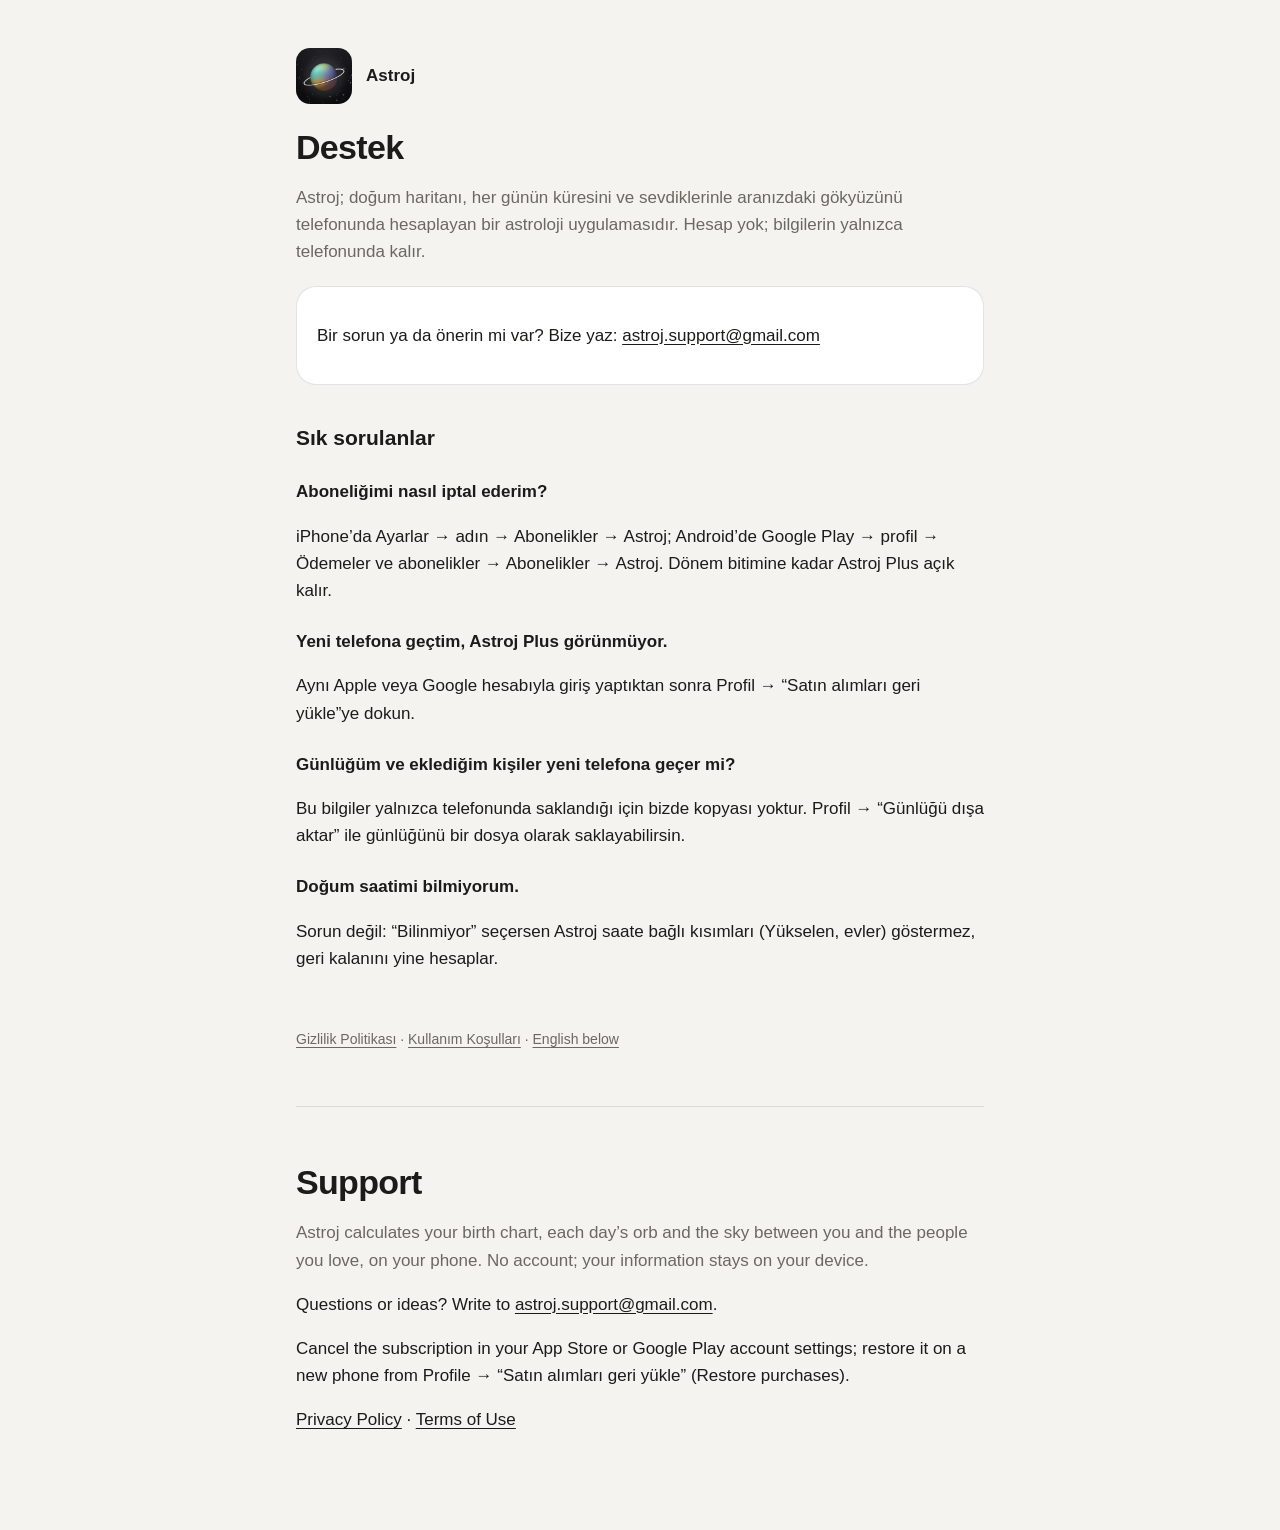
<file: astroj/index.html>
<!doctype html>
<html lang="tr">
  <head>
    <meta charset="utf-8" />
    <meta name="viewport" content="width=device-width, initial-scale=1" />
    <title>Astroj · Destek</title>
    <meta name="description" content="Astroj: doğum haritan, günün küresi ve aranızdaki gökyüzü. Destek, gizlilik ve koşullar." />
    <link rel="stylesheet" href="style.css" />
  </head>
  <body>
    <main>
      <header>
        <img src="icon.png" alt="" />
        <strong>Astroj</strong>
      </header>

      <h1>Destek</h1>
      <p class="muted">
        Astroj; doğum haritanı, her günün küresini ve sevdiklerinle aranızdaki gökyüzünü telefonunda hesaplayan bir astroloji uygulamasıdır.
        Hesap yok; bilgilerin yalnızca telefonunda kalır.
      </p>

      <div class="summary">
        <p>Bir sorun ya da önerin mi var? Bize yaz: <a href="mailto:astroj.support@gmail.com">astroj.support@gmail.com</a></p>
      </div>

      <h2>Sık sorulanlar</h2>

      <h3>Aboneliğimi nasıl iptal ederim?</h3>
      <p>
        iPhone’da Ayarlar → adın → Abonelikler → Astroj; Android’de Google Play → profil → Ödemeler ve abonelikler → Abonelikler → Astroj.
        Dönem bitimine kadar Astroj Plus açık kalır.
      </p>

      <h3>Yeni telefona geçtim, Astroj Plus görünmüyor.</h3>
      <p>Aynı Apple veya Google hesabıyla giriş yaptıktan sonra Profil → “Satın alımları geri yükle”ye dokun.</p>

      <h3>Günlüğüm ve eklediğim kişiler yeni telefona geçer mi?</h3>
      <p>
        Bu bilgiler yalnızca telefonunda saklandığı için bizde kopyası yoktur. Profil → “Günlüğü dışa aktar” ile günlüğünü bir dosya olarak
        saklayabilirsin.
      </p>

      <h3>Doğum saatimi bilmiyorum.</h3>
      <p>Sorun değil: “Bilinmiyor” seçersen Astroj saate bağlı kısımları (Yükselen, evler) göstermez, geri kalanını yine hesaplar.</p>

      <footer><a href="privacy/">Gizlilik Politikası</a> · <a href="terms/">Kullanım Koşulları</a> · <a href="#en" lang="en">English below</a></footer>

      <hr />

      <section id="en" lang="en">
        <h1>Support</h1>
        <p class="muted">
          Astroj calculates your birth chart, each day’s orb and the sky between you and the people you love, on your phone. No account; your
          information stays on your device.
        </p>
        <p>Questions or ideas? Write to <a href="mailto:astroj.support@gmail.com">astroj.support@gmail.com</a>.</p>
        <p>
          Cancel the subscription in your App Store or Google Play account settings; restore it on a new phone from Profile → “Satın alımları
          geri yükle” (Restore purchases).
        </p>
        <p><a href="privacy/#en">Privacy Policy</a> · <a href="terms/#en">Terms of Use</a></p>
      </section>
    </main>
  </body>
</html>
</file>
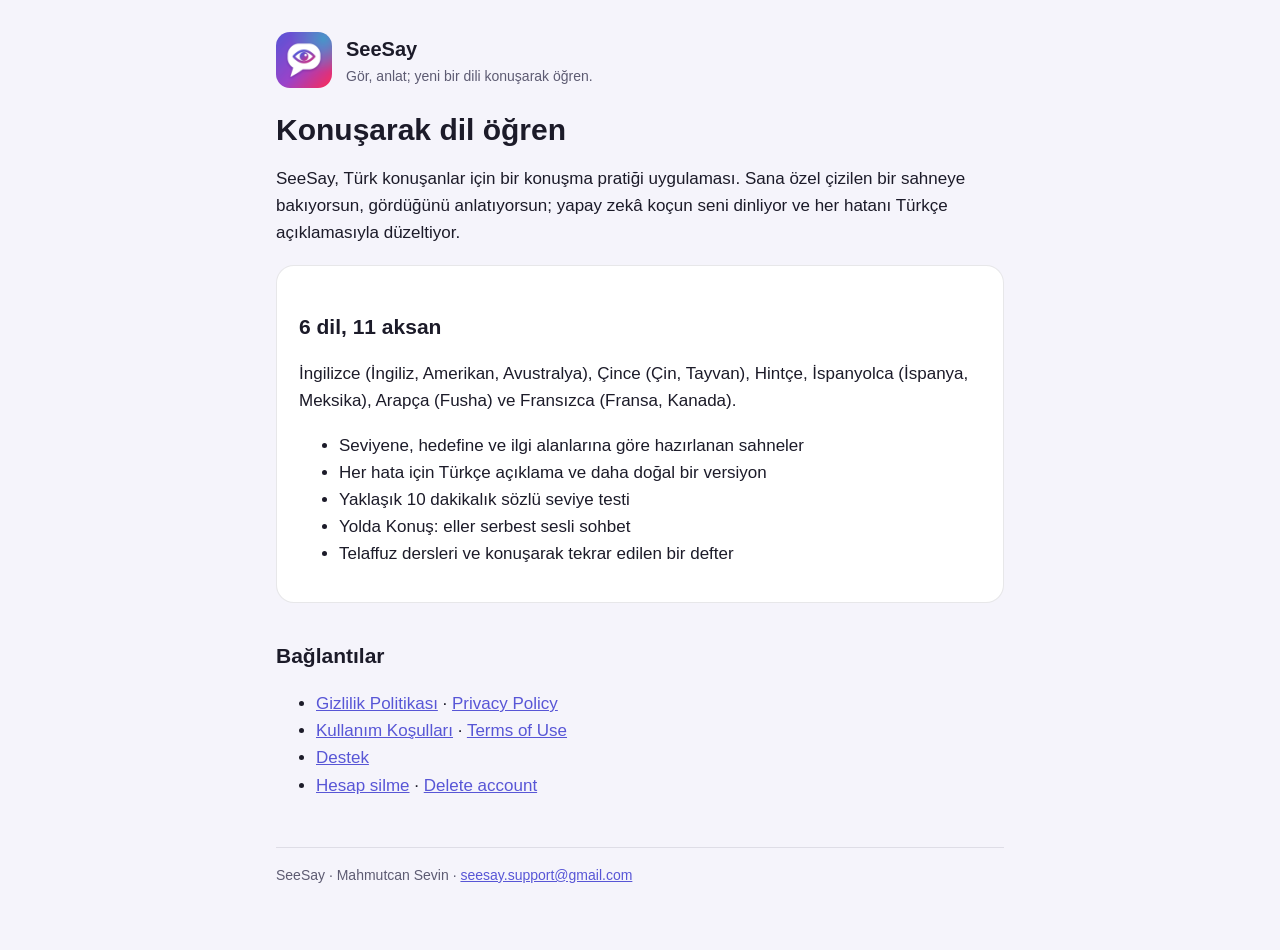
<file: seesay/index.html>
<!doctype html>
<html lang="tr">
<head>
<meta charset="utf-8">
<meta name="viewport" content="width=device-width, initial-scale=1">
<title>SeeSay · Konuşarak Dil Öğren</title>
<meta name="description" content="Sana özel çizilen sahneleri anlat, yapay zekâ koçun düzeltsin. 6 dil, 11 aksan.">
<link rel="stylesheet" href="style.css">
</head>
<body>
<main>
<header>
  <img src="icon.png" alt="">
  <div><div class="brand">SeeSay</div><div class="sub">Gör, anlat; yeni bir dili konuşarak öğren.</div></div>
</header>
<h1>Konuşarak dil öğren</h1>
<p>SeeSay, Türk konuşanlar için bir konuşma pratiği uygulaması. Sana özel çizilen bir sahneye bakıyorsun, gördüğünü anlatıyorsun; yapay zekâ koçun seni dinliyor ve her hatanı Türkçe açıklamasıyla düzeltiyor.</p>
<section class="card">
<h2>6 dil, 11 aksan</h2>
<p>İngilizce (İngiliz, Amerikan, Avustralya), Çince (Çin, Tayvan), Hintçe, İspanyolca (İspanya, Meksika), Arapça (Fusha) ve Fransızca (Fransa, Kanada).</p>
<ul>
  <li>Seviyene, hedefine ve ilgi alanlarına göre hazırlanan sahneler</li>
  <li>Her hata için Türkçe açıklama ve daha doğal bir versiyon</li>
  <li>Yaklaşık 10 dakikalık sözlü seviye testi</li>
  <li>Yolda Konuş: eller serbest sesli sohbet</li>
  <li>Telaffuz dersleri ve konuşarak tekrar edilen bir defter</li>
</ul>
</section>
<h2>Bağlantılar</h2>
<ul>
  <li><a href="gizlilik.html">Gizlilik Politikası</a> · <a href="privacy.html">Privacy Policy</a></li>
  <li><a href="kosullar.html">Kullanım Koşulları</a> · <a href="terms.html">Terms of Use</a></li>
  <li><a href="destek.html">Destek</a></li>
  <li><a href="hesap-silme.html">Hesap silme</a> · <a href="delete-account.html">Delete account</a></li>
</ul>
<footer>SeeSay · Mahmutcan Sevin · <a href="mailto:seesay.support@gmail.com">seesay.support@gmail.com</a></footer>
</main>
</body>
</html>
</file>
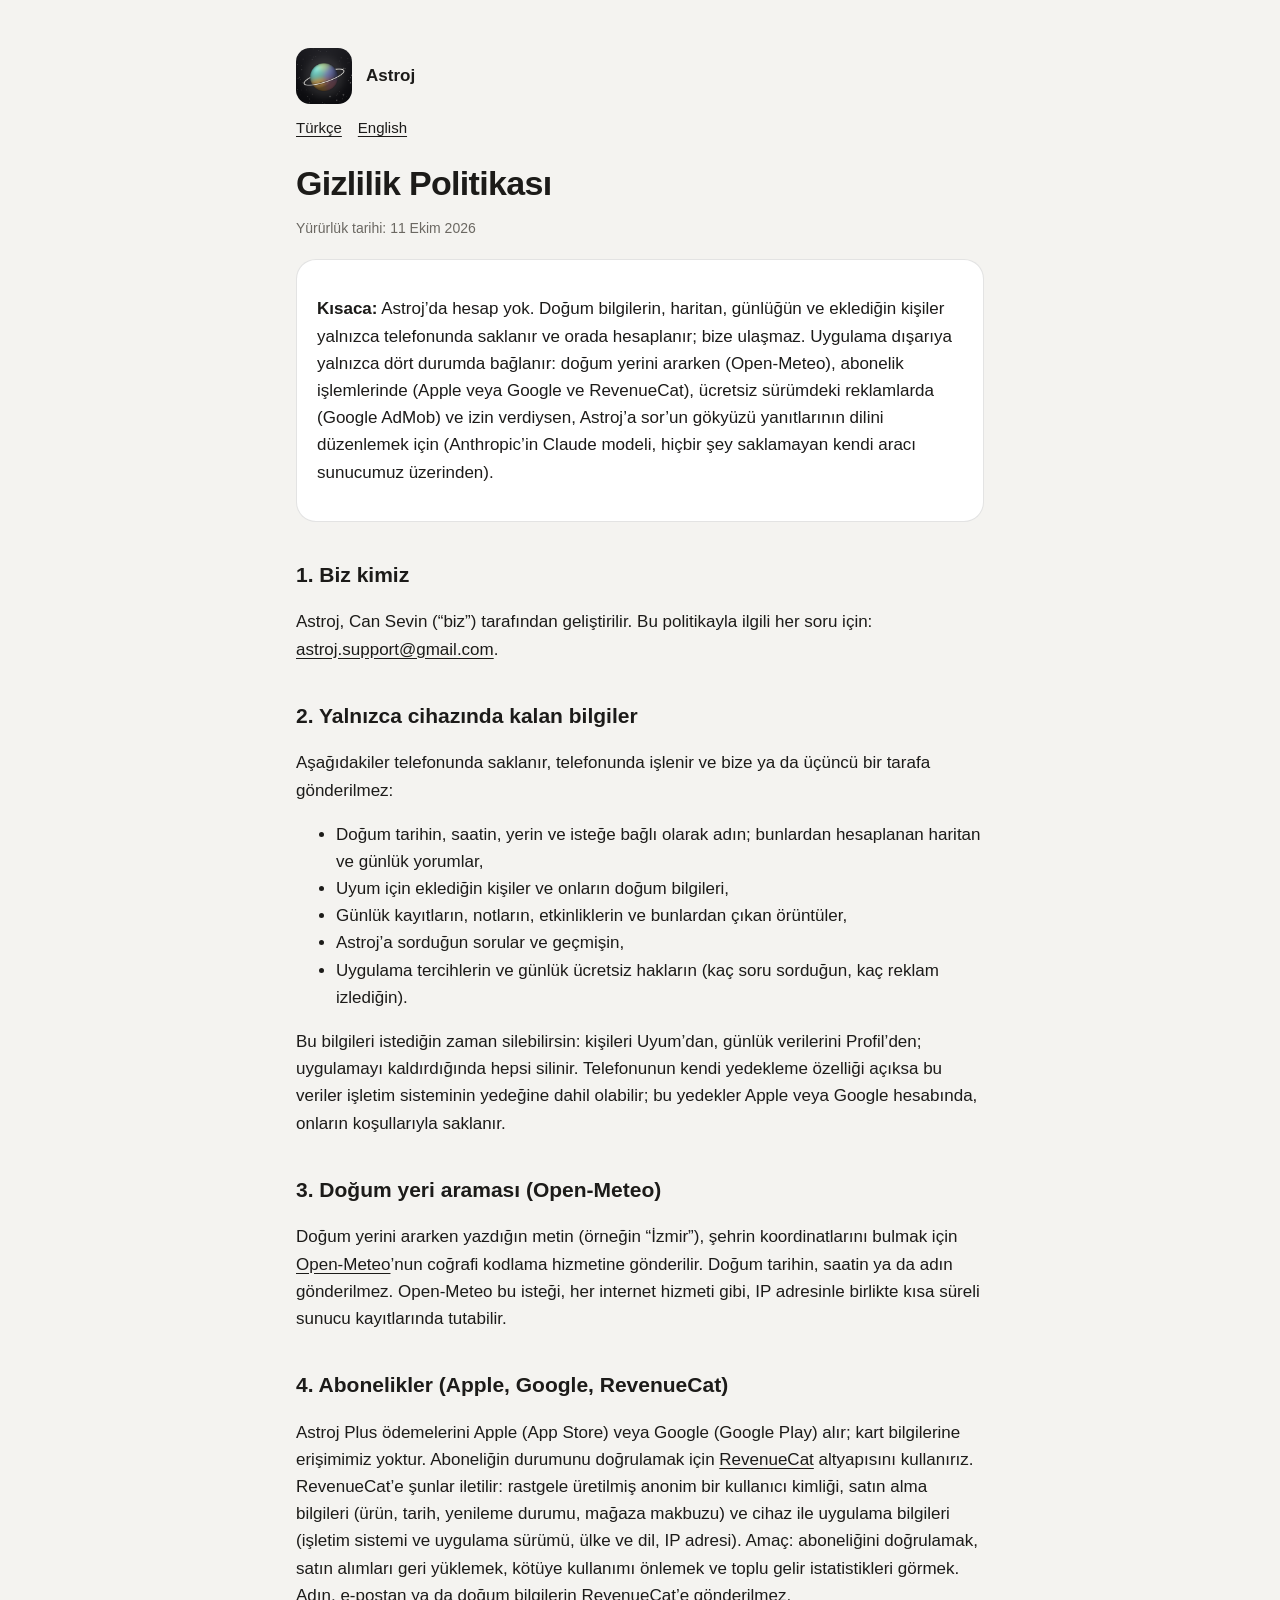
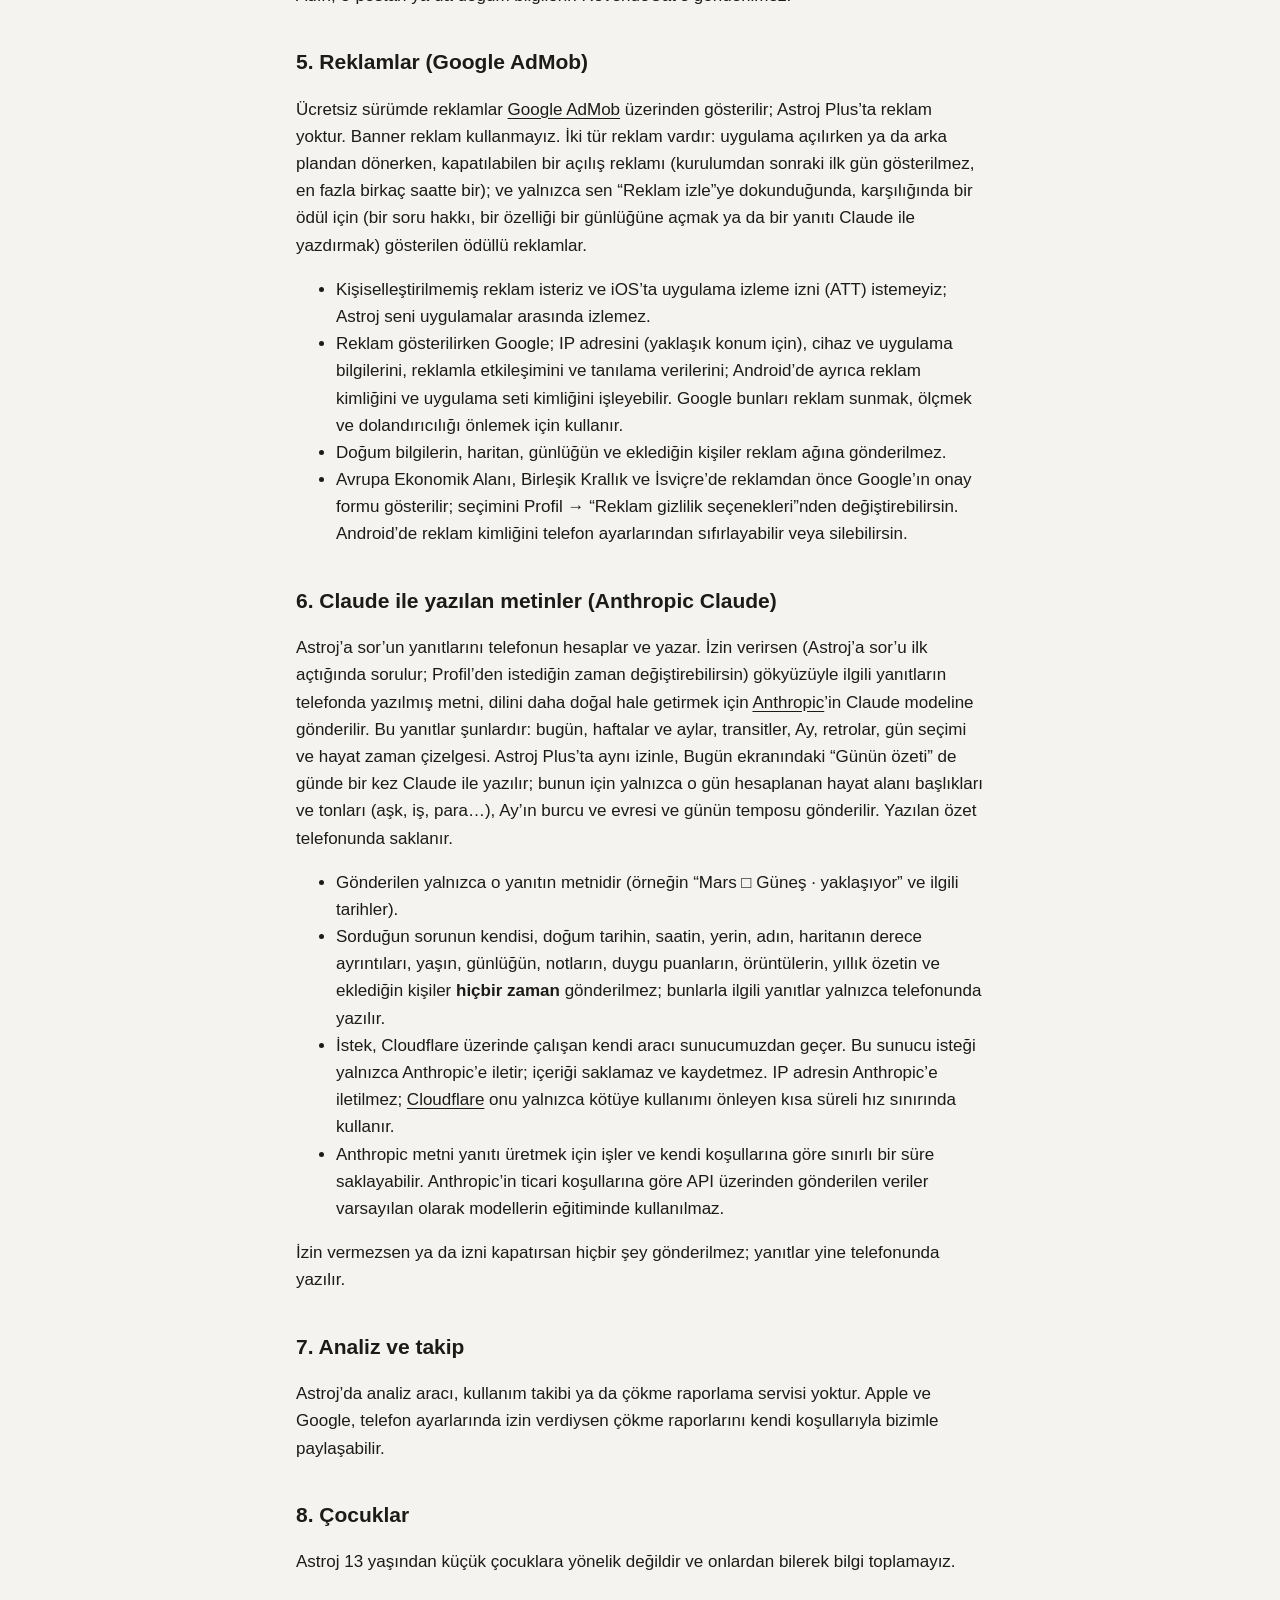
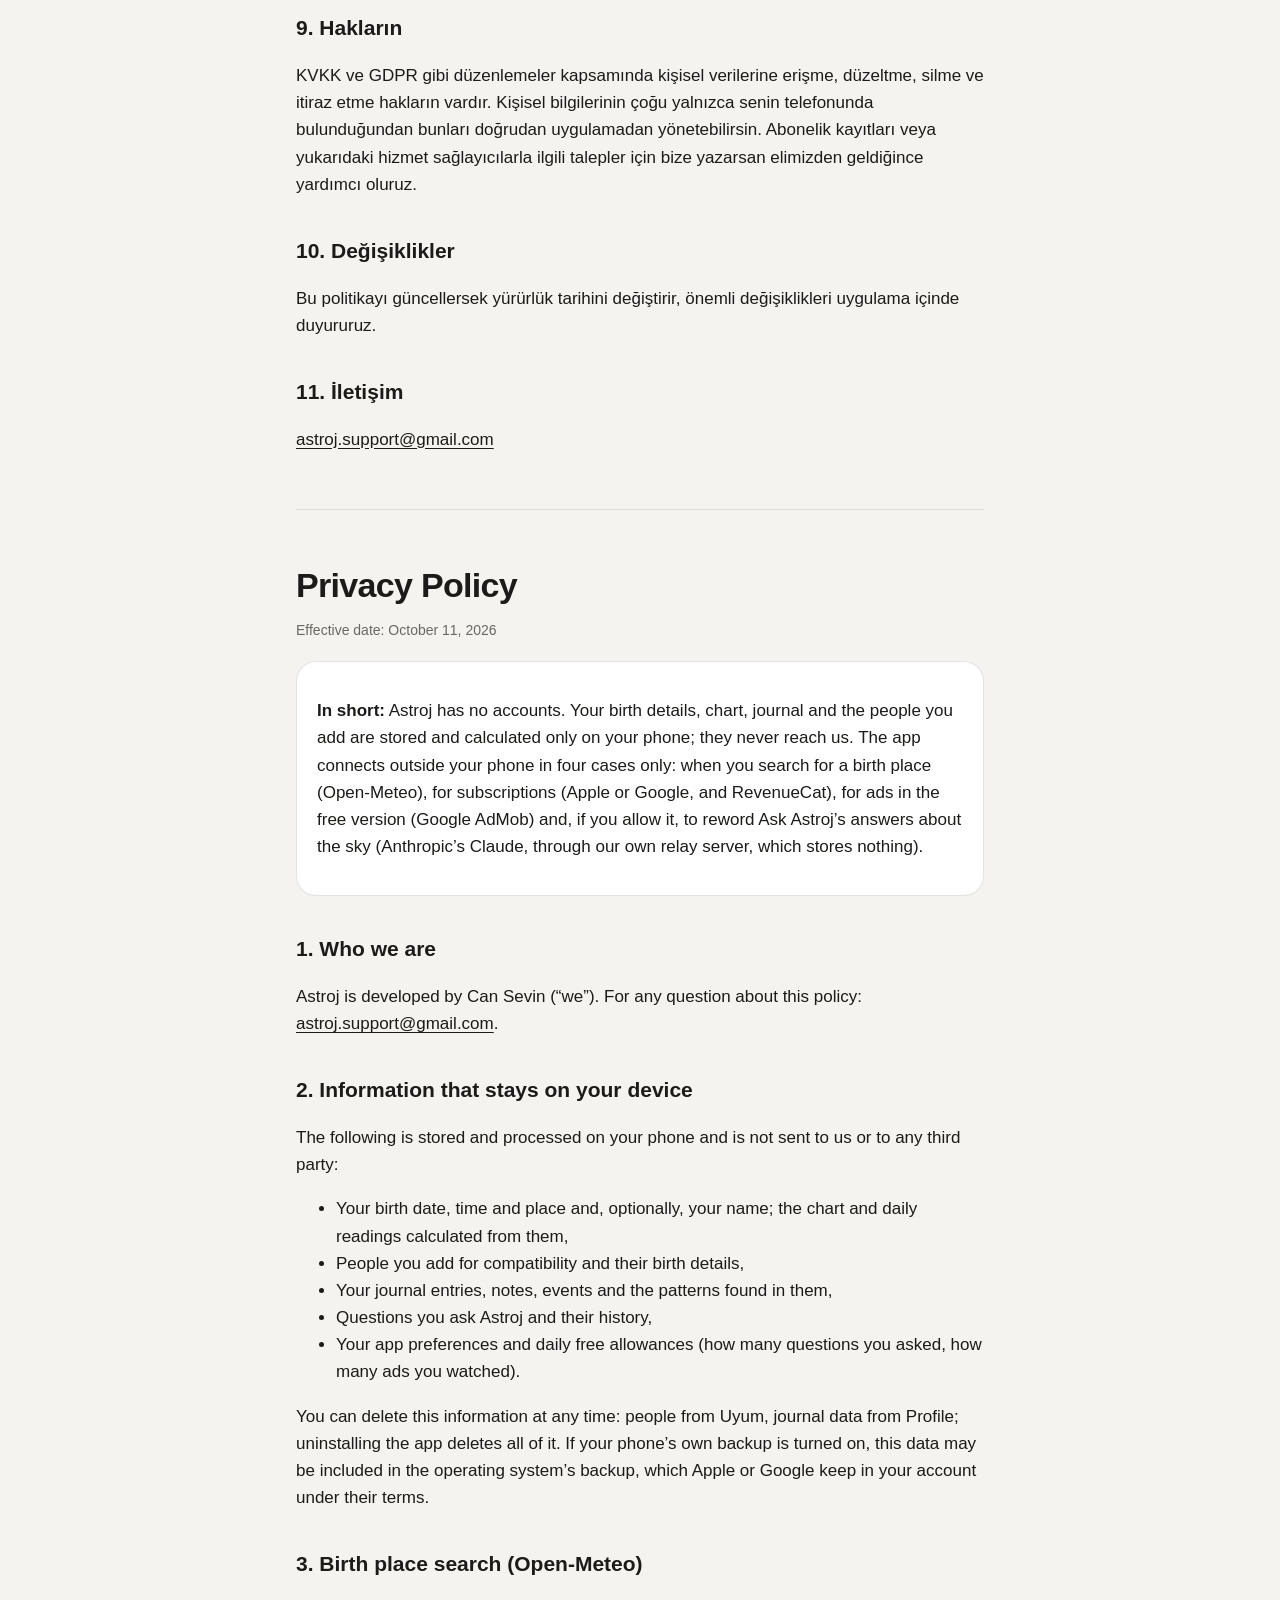
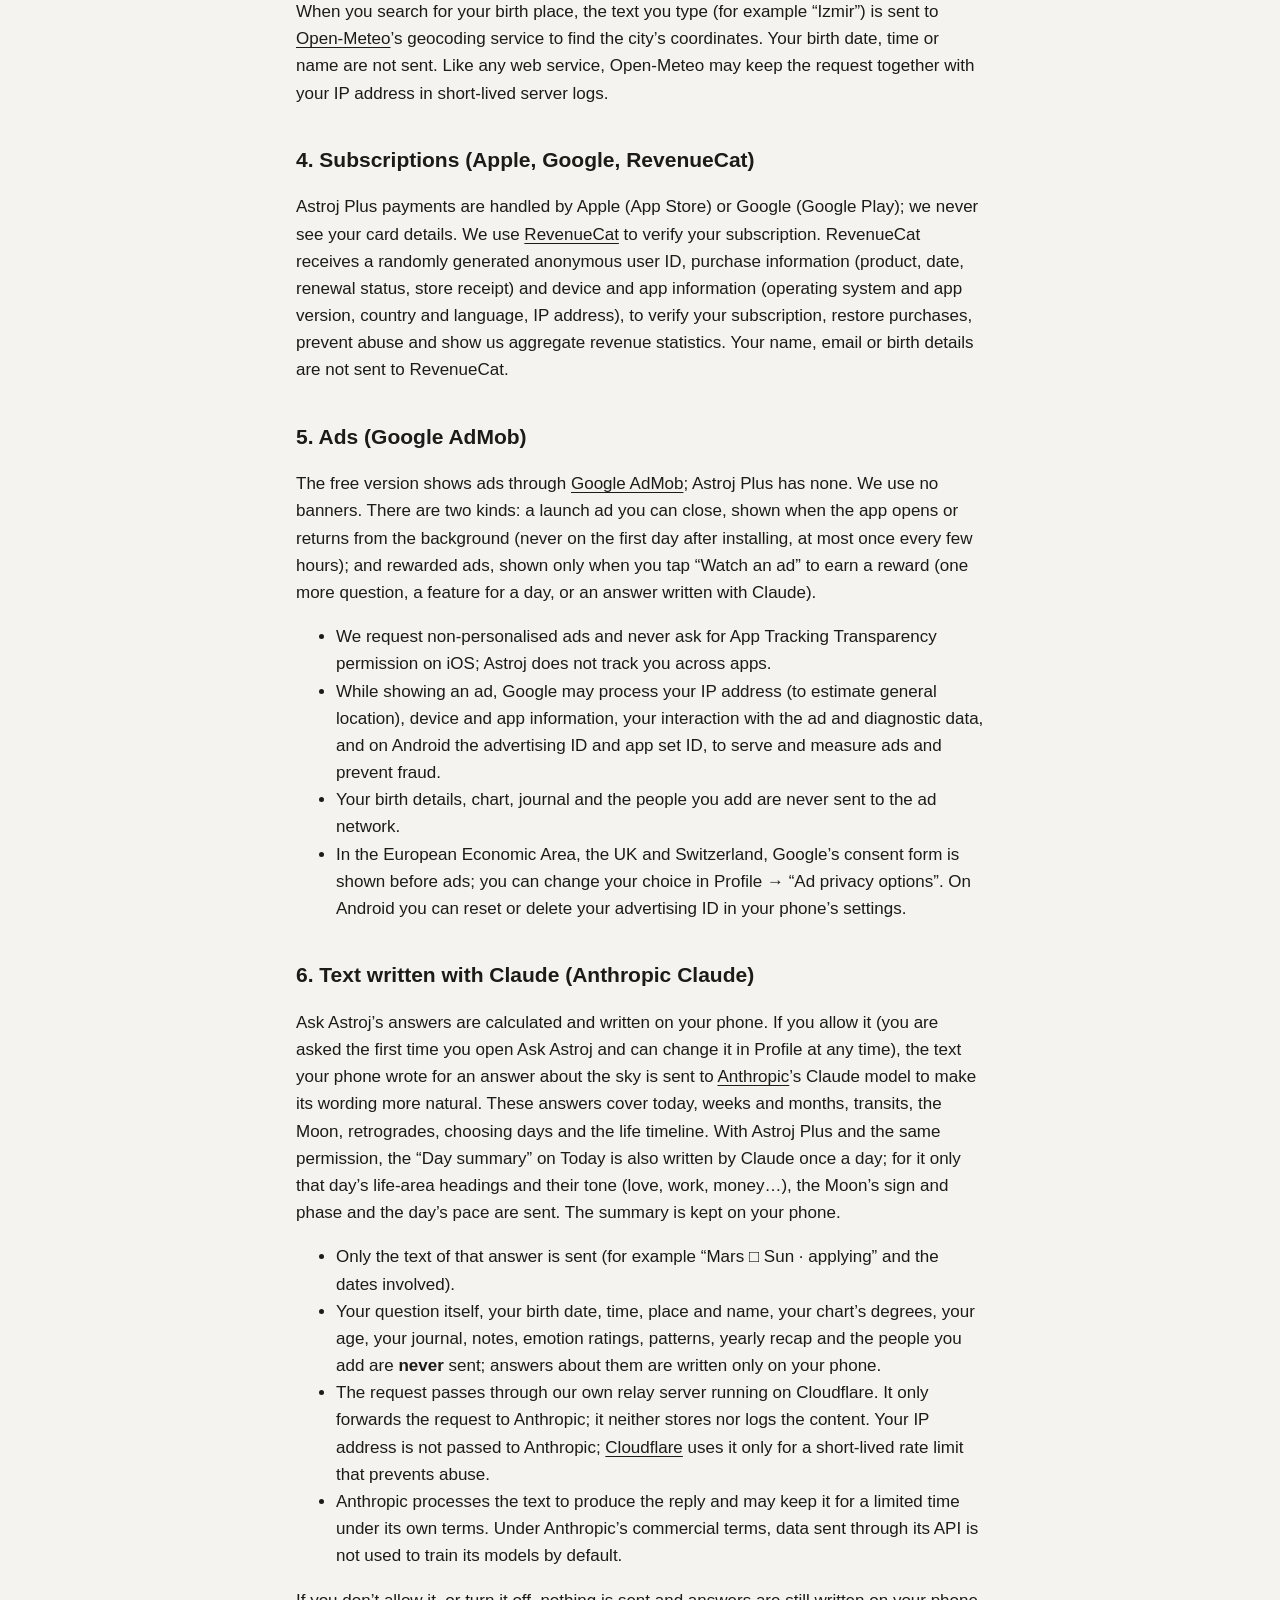
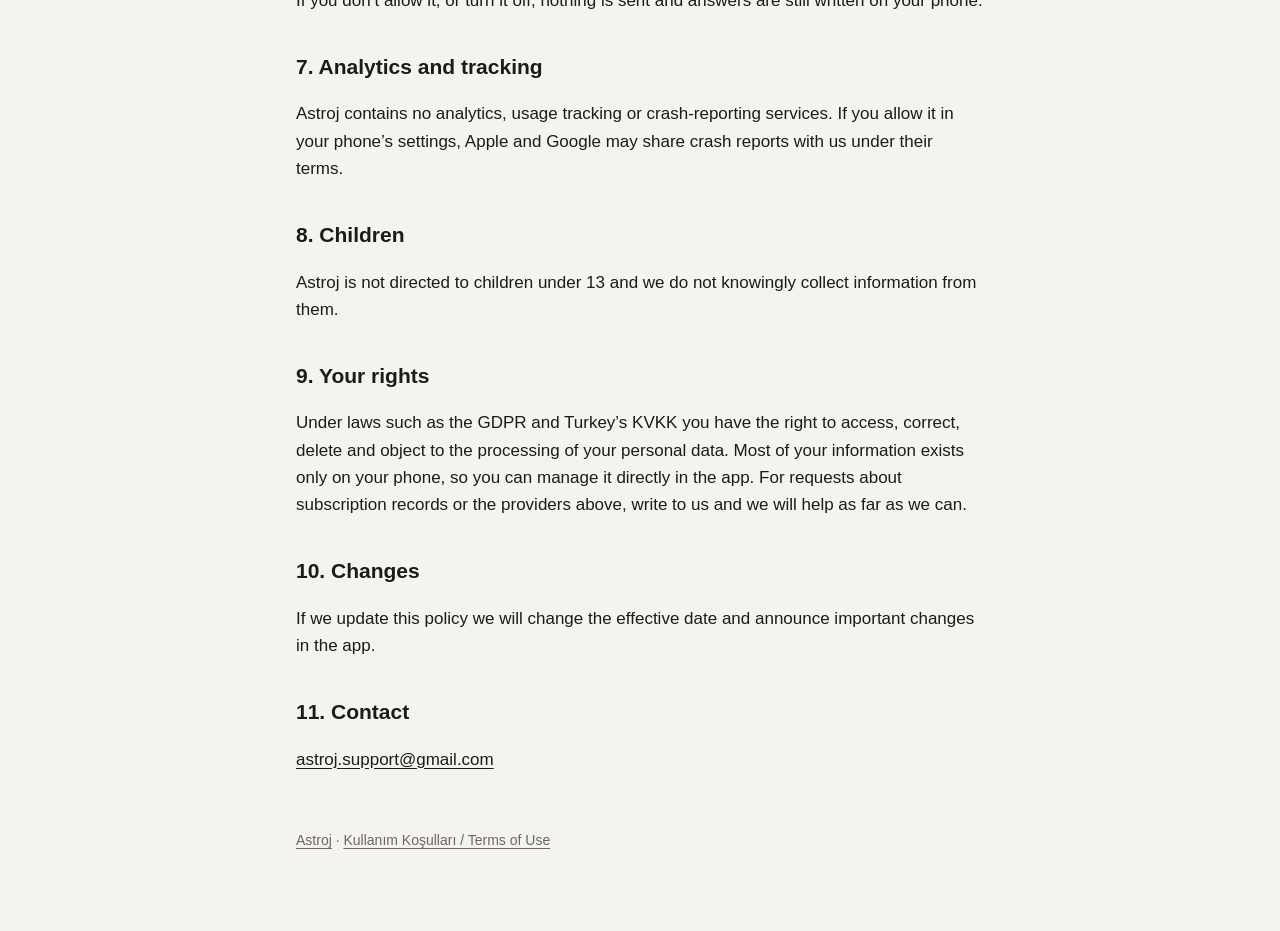
<file: astroj/privacy/index.html>
<!doctype html>
<html lang="tr">
  <head>
    <meta charset="utf-8" />
    <meta name="viewport" content="width=device-width, initial-scale=1" />
    <title>Astroj · Gizlilik Politikası</title>
    <meta name="description" content="Astroj'un hangi bilgileri nerede tuttuğu ve kimlerle paylaştığı." />
    <link rel="stylesheet" href="../style.css" />
  </head>
  <body>
    <main>
      <header>
        <img src="../icon.png" alt="" />
        <strong>Astroj</strong>
      </header>
      <nav class="lang"><a href="#tr">Türkçe</a><a href="#en">English</a></nav>

      <section id="tr">
        <h1>Gizlilik Politikası</h1>
        <p class="meta">Yürürlük tarihi: 11 Ekim 2026</p>

        <div class="summary">
          <p>
            <strong>Kısaca:</strong> Astroj’da hesap yok. Doğum bilgilerin, haritan, günlüğün ve eklediğin kişiler yalnızca telefonunda
            saklanır ve orada hesaplanır; bize ulaşmaz. Uygulama dışarıya yalnızca dört durumda bağlanır: doğum yerini ararken (Open-Meteo),
            abonelik işlemlerinde (Apple veya Google ve RevenueCat), ücretsiz sürümdeki reklamlarda (Google AdMob) ve
            izin verdiysen, Astroj’a sor’un gökyüzü yanıtlarının dilini düzenlemek için (Anthropic’in Claude modeli, hiçbir şey saklamayan
            kendi aracı sunucumuz üzerinden).
          </p>
        </div>

        <h2>1. Biz kimiz</h2>
        <p>Astroj, Can Sevin (“biz”) tarafından geliştirilir. Bu politikayla ilgili her soru için: <a href="mailto:astroj.support@gmail.com">astroj.support@gmail.com</a>.</p>

        <h2>2. Yalnızca cihazında kalan bilgiler</h2>
        <p>Aşağıdakiler telefonunda saklanır, telefonunda işlenir ve bize ya da üçüncü bir tarafa gönderilmez:</p>
        <ul>
          <li>Doğum tarihin, saatin, yerin ve isteğe bağlı olarak adın; bunlardan hesaplanan haritan ve günlük yorumlar,</li>
          <li>Uyum için eklediğin kişiler ve onların doğum bilgileri,</li>
          <li>Günlük kayıtların, notların, etkinliklerin ve bunlardan çıkan örüntüler,</li>
          <li>Astroj’a sorduğun sorular ve geçmişin,</li>
          <li>Uygulama tercihlerin ve günlük ücretsiz hakların (kaç soru sorduğun, kaç reklam izlediğin).</li>
        </ul>
        <p>
          Bu bilgileri istediğin zaman silebilirsin: kişileri Uyum’dan, günlük verilerini Profil’den; uygulamayı kaldırdığında hepsi silinir.
          Telefonunun kendi yedekleme özelliği açıksa bu veriler işletim sisteminin yedeğine dahil olabilir; bu yedekler Apple veya Google
          hesabında, onların koşullarıyla saklanır.
        </p>

        <h2>3. Doğum yeri araması (Open-Meteo)</h2>
        <p>
          Doğum yerini ararken yazdığın metin (örneğin “İzmir”), şehrin koordinatlarını bulmak için
          <a href="https://open-meteo.com/en/terms">Open-Meteo</a>’nun coğrafi kodlama hizmetine gönderilir. Doğum tarihin, saatin ya da adın
          gönderilmez. Open-Meteo bu isteği, her internet hizmeti gibi, IP adresinle birlikte kısa süreli sunucu kayıtlarında tutabilir.
        </p>

        <h2>4. Abonelikler (Apple, Google, RevenueCat)</h2>
        <p>
          Astroj Plus ödemelerini Apple (App Store) veya Google (Google Play) alır; kart bilgilerine erişimimiz yoktur. Aboneliğin durumunu
          doğrulamak için <a href="https://www.revenuecat.com/privacy">RevenueCat</a> altyapısını kullanırız. RevenueCat’e şunlar iletilir:
          rastgele üretilmiş anonim bir kullanıcı kimliği, satın alma bilgileri (ürün, tarih, yenileme durumu, mağaza makbuzu) ve cihaz ile
          uygulama bilgileri (işletim sistemi ve uygulama sürümü, ülke ve dil, IP adresi). Amaç: aboneliğini doğrulamak, satın alımları geri
          yüklemek, kötüye kullanımı önlemek ve toplu gelir istatistikleri görmek. Adın, e-postan ya da doğum bilgilerin RevenueCat’e
          gönderilmez.
        </p>

        <h2>5. Reklamlar (Google AdMob)</h2>
        <p>
          Ücretsiz sürümde reklamlar <a href="https://policies.google.com/privacy">Google AdMob</a> üzerinden gösterilir; Astroj Plus’ta
          reklam yoktur. Banner reklam kullanmayız. İki tür reklam vardır: uygulama açılırken ya da arka plandan dönerken, kapatılabilen bir
          açılış reklamı (kurulumdan sonraki ilk gün gösterilmez, en fazla birkaç saatte bir); ve yalnızca sen “Reklam izle”ye dokunduğunda,
          karşılığında bir ödül için (bir soru hakkı, bir özelliği bir günlüğüne açmak ya da bir yanıtı Claude ile yazdırmak) gösterilen
          ödüllü reklamlar.
        </p>
        <ul>
          <li>Kişiselleştirilmemiş reklam isteriz ve iOS’ta uygulama izleme izni (ATT) istemeyiz; Astroj seni uygulamalar arasında izlemez.</li>
          <li>
            Reklam gösterilirken Google; IP adresini (yaklaşık konum için), cihaz ve uygulama bilgilerini, reklamla etkileşimini ve
            tanılama verilerini; Android’de ayrıca reklam kimliğini ve uygulama seti kimliğini işleyebilir. Google bunları reklam sunmak,
            ölçmek ve dolandırıcılığı önlemek için kullanır.
          </li>
          <li>Doğum bilgilerin, haritan, günlüğün ve eklediğin kişiler reklam ağına gönderilmez.</li>
          <li>
            Avrupa Ekonomik Alanı, Birleşik Krallık ve İsviçre’de reklamdan önce Google’ın onay formu gösterilir; seçimini Profil →
            “Reklam gizlilik seçenekleri”nden değiştirebilirsin. Android’de reklam kimliğini telefon ayarlarından sıfırlayabilir veya
            silebilirsin.
          </li>
        </ul>

        <h2>6. Claude ile yazılan metinler (Anthropic Claude)</h2>
        <p>
          Astroj’a sor’un yanıtlarını telefonun hesaplar ve yazar. İzin verirsen (Astroj’a sor’u ilk açtığında sorulur; Profil’den istediğin
          zaman değiştirebilirsin) gökyüzüyle ilgili yanıtların telefonda yazılmış metni, dilini daha doğal hale getirmek için
          <a href="https://www.anthropic.com/legal/privacy">Anthropic</a>’in Claude modeline gönderilir. Bu yanıtlar şunlardır: bugün,
          haftalar ve aylar, transitler, Ay, retrolar, gün seçimi ve hayat zaman çizelgesi. Astroj Plus’ta aynı izinle, Bugün ekranındaki
          “Günün özeti” de günde bir kez Claude ile yazılır; bunun için yalnızca o gün hesaplanan hayat alanı başlıkları ve tonları (aşk,
          iş, para…), Ay’ın burcu ve evresi ve günün temposu gönderilir. Yazılan özet telefonunda saklanır.
        </p>
        <ul>
          <li>Gönderilen yalnızca o yanıtın metnidir (örneğin “Mars □ Güneş · yaklaşıyor” ve ilgili tarihler).</li>
          <li>
            Sorduğun sorunun kendisi, doğum tarihin, saatin, yerin, adın, haritanın derece ayrıntıları, yaşın, günlüğün, notların, duygu
            puanların, örüntülerin, yıllık özetin ve eklediğin kişiler <strong>hiçbir zaman</strong> gönderilmez; bunlarla ilgili yanıtlar
            yalnızca telefonunda yazılır.
          </li>
          <li>
            İstek, Cloudflare üzerinde çalışan kendi aracı sunucumuzdan geçer. Bu sunucu isteği yalnızca Anthropic’e iletir; içeriği
            saklamaz ve kaydetmez. IP adresin Anthropic’e iletilmez; <a href="https://www.cloudflare.com/privacypolicy/">Cloudflare</a> onu
            yalnızca kötüye kullanımı önleyen kısa süreli hız sınırında kullanır.
          </li>
          <li>
            Anthropic metni yanıtı üretmek için işler ve kendi koşullarına göre sınırlı bir süre saklayabilir. Anthropic’in ticari
            koşullarına göre API üzerinden gönderilen veriler varsayılan olarak modellerin eğitiminde kullanılmaz.
          </li>
        </ul>
        <p>İzin vermezsen ya da izni kapatırsan hiçbir şey gönderilmez; yanıtlar yine telefonunda yazılır.</p>

        <h2>7. Analiz ve takip</h2>
        <p>
          Astroj’da analiz aracı, kullanım takibi ya da çökme raporlama servisi yoktur. Apple ve Google, telefon ayarlarında izin verdiysen
          çökme raporlarını kendi koşullarıyla bizimle paylaşabilir.
        </p>

        <h2>8. Çocuklar</h2>
        <p>Astroj 13 yaşından küçük çocuklara yönelik değildir ve onlardan bilerek bilgi toplamayız.</p>

        <h2>9. Hakların</h2>
        <p>
          KVKK ve GDPR gibi düzenlemeler kapsamında kişisel verilerine erişme, düzeltme, silme ve itiraz etme hakların vardır. Kişisel
          bilgilerinin çoğu yalnızca senin telefonunda bulunduğundan bunları doğrudan uygulamadan yönetebilirsin. Abonelik kayıtları veya
          yukarıdaki hizmet sağlayıcılarla ilgili talepler için bize yazarsan elimizden geldiğince yardımcı oluruz.
        </p>

        <h2>10. Değişiklikler</h2>
        <p>Bu politikayı güncellersek yürürlük tarihini değiştirir, önemli değişiklikleri uygulama içinde duyururuz.</p>

        <h2>11. İletişim</h2>
        <p><a href="mailto:astroj.support@gmail.com">astroj.support@gmail.com</a></p>
      </section>

      <hr />

      <section id="en" lang="en">
        <h1>Privacy Policy</h1>
        <p class="meta">Effective date: October 11, 2026</p>

        <div class="summary">
          <p>
            <strong>In short:</strong> Astroj has no accounts. Your birth details, chart, journal and the people you add are stored and
            calculated only on your phone; they never reach us. The app connects outside your phone in four cases only: when you search for a
            birth place (Open-Meteo), for subscriptions (Apple or Google, and RevenueCat), for ads in the free version (Google AdMob)
            and, if you allow it, to reword Ask Astroj’s answers about the sky (Anthropic’s Claude, through our own relay server, which stores
            nothing).
          </p>
        </div>

        <h2>1. Who we are</h2>
        <p>Astroj is developed by Can Sevin (“we”). For any question about this policy: <a href="mailto:astroj.support@gmail.com">astroj.support@gmail.com</a>.</p>

        <h2>2. Information that stays on your device</h2>
        <p>The following is stored and processed on your phone and is not sent to us or to any third party:</p>
        <ul>
          <li>Your birth date, time and place and, optionally, your name; the chart and daily readings calculated from them,</li>
          <li>People you add for compatibility and their birth details,</li>
          <li>Your journal entries, notes, events and the patterns found in them,</li>
          <li>Questions you ask Astroj and their history,</li>
          <li>Your app preferences and daily free allowances (how many questions you asked, how many ads you watched).</li>
        </ul>
        <p>
          You can delete this information at any time: people from Uyum, journal data from Profile; uninstalling the app deletes all of it.
          If your phone’s own backup is turned on, this data may be included in the operating system’s backup, which Apple or Google keep in
          your account under their terms.
        </p>

        <h2>3. Birth place search (Open-Meteo)</h2>
        <p>
          When you search for your birth place, the text you type (for example “Izmir”) is sent to
          <a href="https://open-meteo.com/en/terms">Open-Meteo</a>’s geocoding service to find the city’s coordinates. Your birth date, time or
          name are not sent. Like any web service, Open-Meteo may keep the request together with your IP address in short-lived server logs.
        </p>

        <h2>4. Subscriptions (Apple, Google, RevenueCat)</h2>
        <p>
          Astroj Plus payments are handled by Apple (App Store) or Google (Google Play); we never see your card details. We use
          <a href="https://www.revenuecat.com/privacy">RevenueCat</a> to verify your subscription. RevenueCat receives a randomly generated
          anonymous user ID, purchase information (product, date, renewal status, store receipt) and device and app information (operating
          system and app version, country and language, IP address), to verify your subscription, restore purchases, prevent abuse and show
          us aggregate revenue statistics. Your name, email or birth details are not sent to RevenueCat.
        </p>

        <h2>5. Ads (Google AdMob)</h2>
        <p>
          The free version shows ads through <a href="https://policies.google.com/privacy">Google AdMob</a>; Astroj Plus has none. We use no
          banners. There are two kinds: a launch ad you can close, shown when the app opens or returns from the background (never on the
          first day after installing, at most once every few hours); and rewarded ads, shown only when you tap “Watch an ad” to earn a reward
          (one more question, a feature for a day, or an answer written with Claude).
        </p>
        <ul>
          <li>We request non-personalised ads and never ask for App Tracking Transparency permission on iOS; Astroj does not track you across apps.</li>
          <li>
            While showing an ad, Google may process your IP address (to estimate general location), device and app information, your
            interaction with the ad and diagnostic data, and on Android the advertising ID and app set ID, to serve and measure ads and
            prevent fraud.
          </li>
          <li>Your birth details, chart, journal and the people you add are never sent to the ad network.</li>
          <li>
            In the European Economic Area, the UK and Switzerland, Google’s consent form is shown before ads; you can change your choice in
            Profile → “Ad privacy options”. On Android you can reset or delete your advertising ID in your phone’s settings.
          </li>
        </ul>

        <h2>6. Text written with Claude (Anthropic Claude)</h2>
        <p>
          Ask Astroj’s answers are calculated and written on your phone. If you allow it (you are asked the first time you open Ask Astroj
          and can change it in Profile at any time), the text your phone wrote for an answer about the sky is sent to
          <a href="https://www.anthropic.com/legal/privacy">Anthropic</a>’s Claude model to make its wording more natural. These answers
          cover today, weeks and months, transits, the Moon, retrogrades, choosing days and the life timeline. With Astroj Plus and the
          same permission, the “Day summary” on Today is also written by Claude once a day; for it only that day’s life-area headings and
          their tone (love, work, money…), the Moon’s sign and phase and the day’s pace are sent. The summary is kept on your phone.
        </p>
        <ul>
          <li>Only the text of that answer is sent (for example “Mars □ Sun · applying” and the dates involved).</li>
          <li>
            Your question itself, your birth date, time, place and name, your chart’s degrees, your age, your journal, notes, emotion
            ratings, patterns, yearly recap and the people you add are <strong>never</strong> sent; answers about them are written only on
            your phone.
          </li>
          <li>
            The request passes through our own relay server running on Cloudflare. It only forwards the request to Anthropic; it neither
            stores nor logs the content. Your IP address is not passed to Anthropic; <a href="https://www.cloudflare.com/privacypolicy/">Cloudflare</a>
            uses it only for a short-lived rate limit that prevents abuse.
          </li>
          <li>
            Anthropic processes the text to produce the reply and may keep it for a limited time under its own terms. Under Anthropic’s
            commercial terms, data sent through its API is not used to train its models by default.
          </li>
        </ul>
        <p>If you don’t allow it, or turn it off, nothing is sent and answers are still written on your phone.</p>

        <h2>7. Analytics and tracking</h2>
        <p>
          Astroj contains no analytics, usage tracking or crash-reporting services. If you allow it in your phone’s settings, Apple and
          Google may share crash reports with us under their terms.
        </p>

        <h2>8. Children</h2>
        <p>Astroj is not directed to children under 13 and we do not knowingly collect information from them.</p>

        <h2>9. Your rights</h2>
        <p>
          Under laws such as the GDPR and Turkey’s KVKK you have the right to access, correct, delete and object to the processing of your
          personal data. Most of your information exists only on your phone, so you can manage it directly in the app. For requests about
          subscription records or the providers above, write to us and we will help as far as we can.
        </p>

        <h2>10. Changes</h2>
        <p>If we update this policy we will change the effective date and announce important changes in the app.</p>

        <h2>11. Contact</h2>
        <p><a href="mailto:astroj.support@gmail.com">astroj.support@gmail.com</a></p>
      </section>

      <footer><a href="../">Astroj</a> · <a href="../terms/">Kullanım Koşulları / Terms of Use</a></footer>
    </main>
  </body>
</html>
</file>
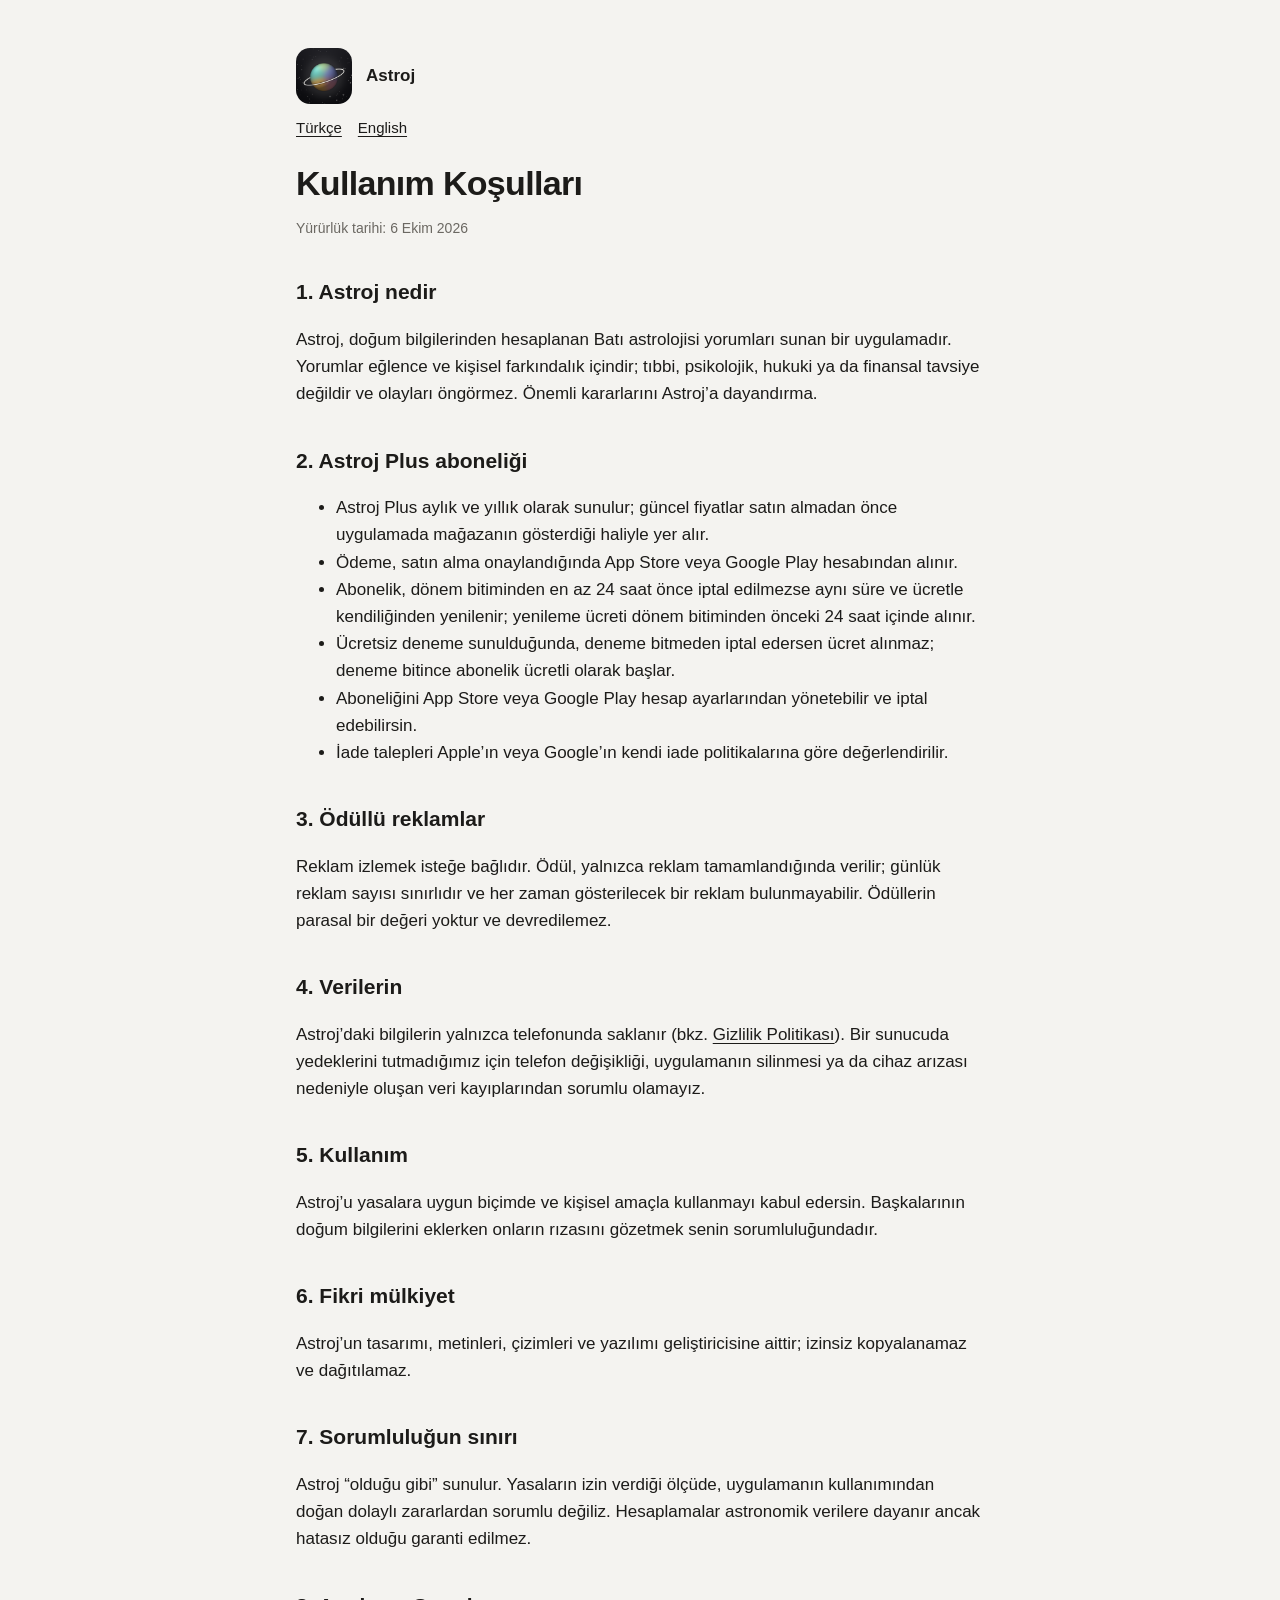
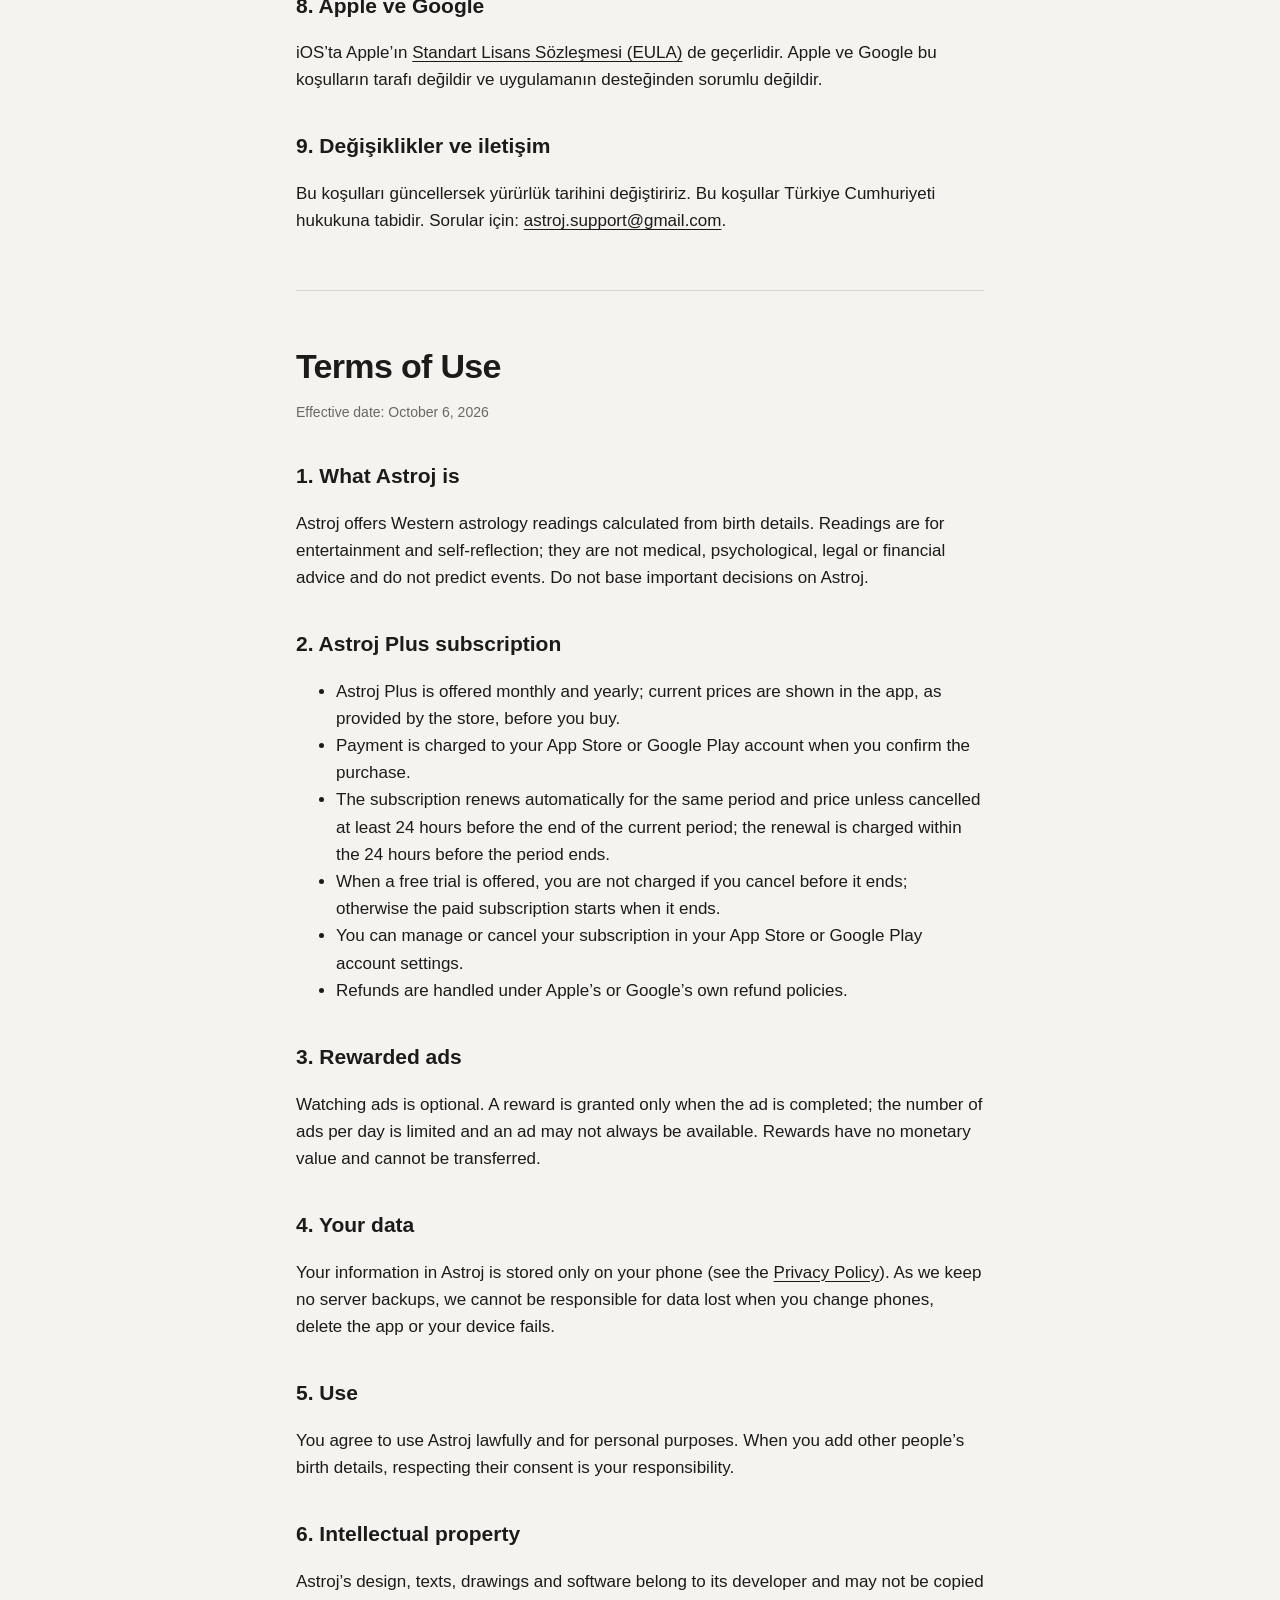
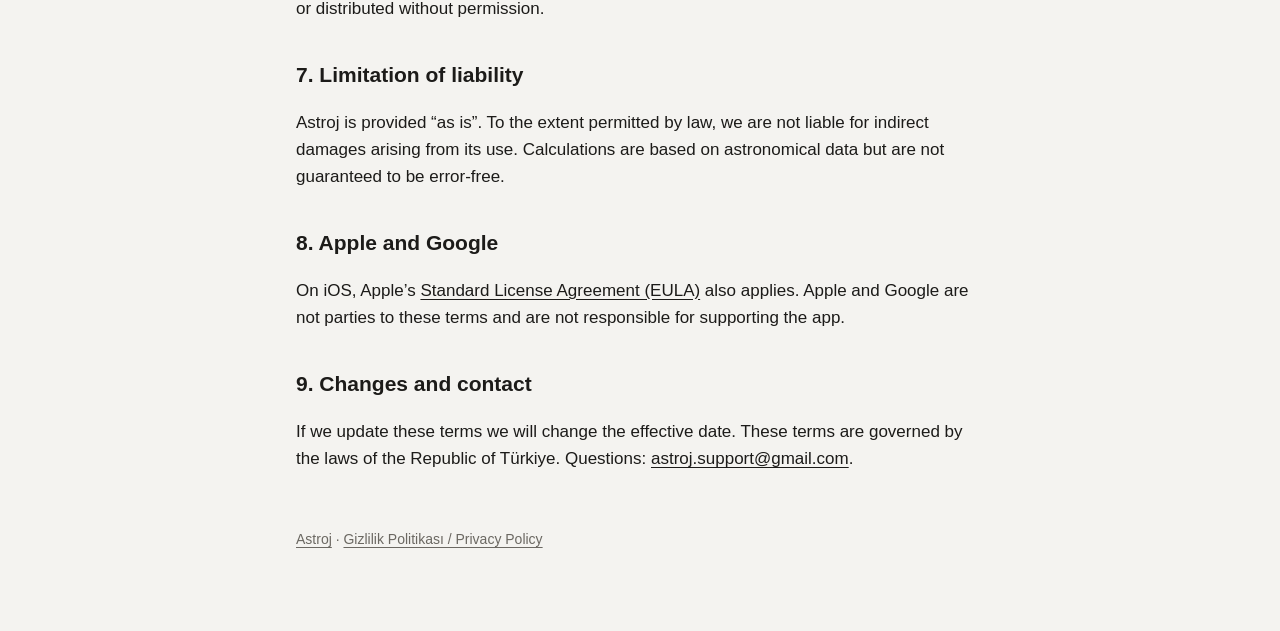
<file: astroj/terms/index.html>
<!doctype html>
<html lang="tr">
  <head>
    <meta charset="utf-8" />
    <meta name="viewport" content="width=device-width, initial-scale=1" />
    <title>Astroj · Kullanım Koşulları</title>
    <meta name="description" content="Astroj ve Astroj Plus aboneliğinin kullanım koşulları." />
    <link rel="stylesheet" href="../style.css" />
  </head>
  <body>
    <main>
      <header>
        <img src="../icon.png" alt="" />
        <strong>Astroj</strong>
      </header>
      <nav class="lang"><a href="#tr">Türkçe</a><a href="#en">English</a></nav>

      <section id="tr">
        <h1>Kullanım Koşulları</h1>
        <p class="meta">Yürürlük tarihi: 6 Ekim 2026</p>

        <h2>1. Astroj nedir</h2>
        <p>
          Astroj, doğum bilgilerinden hesaplanan Batı astrolojisi yorumları sunan bir uygulamadır. Yorumlar eğlence ve kişisel farkındalık
          içindir; tıbbi, psikolojik, hukuki ya da finansal tavsiye değildir ve olayları öngörmez. Önemli kararlarını Astroj’a dayandırma.
        </p>

        <h2>2. Astroj Plus aboneliği</h2>
        <ul>
          <li>Astroj Plus aylık ve yıllık olarak sunulur; güncel fiyatlar satın almadan önce uygulamada mağazanın gösterdiği haliyle yer alır.</li>
          <li>Ödeme, satın alma onaylandığında App Store veya Google Play hesabından alınır.</li>
          <li>
            Abonelik, dönem bitiminden en az 24 saat önce iptal edilmezse aynı süre ve ücretle kendiliğinden yenilenir; yenileme ücreti
            dönem bitiminden önceki 24 saat içinde alınır.
          </li>
          <li>Ücretsiz deneme sunulduğunda, deneme bitmeden iptal edersen ücret alınmaz; deneme bitince abonelik ücretli olarak başlar.</li>
          <li>Aboneliğini App Store veya Google Play hesap ayarlarından yönetebilir ve iptal edebilirsin.</li>
          <li>İade talepleri Apple’ın veya Google’ın kendi iade politikalarına göre değerlendirilir.</li>
        </ul>

        <h2>3. Ödüllü reklamlar</h2>
        <p>
          Reklam izlemek isteğe bağlıdır. Ödül, yalnızca reklam tamamlandığında verilir; günlük reklam sayısı sınırlıdır ve her zaman
          gösterilecek bir reklam bulunmayabilir. Ödüllerin parasal bir değeri yoktur ve devredilemez.
        </p>

        <h2>4. Verilerin</h2>
        <p>
          Astroj’daki bilgilerin yalnızca telefonunda saklanır (bkz. <a href="../privacy/">Gizlilik Politikası</a>). Bir sunucuda yedeklerini
          tutmadığımız için telefon değişikliği, uygulamanın silinmesi ya da cihaz arızası nedeniyle oluşan veri kayıplarından sorumlu
          olamayız.
        </p>

        <h2>5. Kullanım</h2>
        <p>
          Astroj’u yasalara uygun biçimde ve kişisel amaçla kullanmayı kabul edersin. Başkalarının doğum bilgilerini eklerken onların
          rızasını gözetmek senin sorumluluğundadır.
        </p>

        <h2>6. Fikri mülkiyet</h2>
        <p>Astroj’un tasarımı, metinleri, çizimleri ve yazılımı geliştiricisine aittir; izinsiz kopyalanamaz ve dağıtılamaz.</p>

        <h2>7. Sorumluluğun sınırı</h2>
        <p>
          Astroj “olduğu gibi” sunulur. Yasaların izin verdiği ölçüde, uygulamanın kullanımından doğan dolaylı zararlardan sorumlu değiliz.
          Hesaplamalar astronomik verilere dayanır ancak hatasız olduğu garanti edilmez.
        </p>

        <h2>8. Apple ve Google</h2>
        <p>
          iOS’ta Apple’ın <a href="https://www.apple.com/legal/internet-services/itunes/dev/stdeula/">Standart Lisans Sözleşmesi (EULA)</a>
          de geçerlidir. Apple ve Google bu koşulların tarafı değildir ve uygulamanın desteğinden sorumlu değildir.
        </p>

        <h2>9. Değişiklikler ve iletişim</h2>
        <p>
          Bu koşulları güncellersek yürürlük tarihini değiştiririz. Bu koşullar Türkiye Cumhuriyeti hukukuna tabidir. Sorular için:
          <a href="mailto:astroj.support@gmail.com">astroj.support@gmail.com</a>.
        </p>
      </section>

      <hr />

      <section id="en" lang="en">
        <h1>Terms of Use</h1>
        <p class="meta">Effective date: October 6, 2026</p>

        <h2>1. What Astroj is</h2>
        <p>
          Astroj offers Western astrology readings calculated from birth details. Readings are for entertainment and self-reflection; they
          are not medical, psychological, legal or financial advice and do not predict events. Do not base important decisions on Astroj.
        </p>

        <h2>2. Astroj Plus subscription</h2>
        <ul>
          <li>Astroj Plus is offered monthly and yearly; current prices are shown in the app, as provided by the store, before you buy.</li>
          <li>Payment is charged to your App Store or Google Play account when you confirm the purchase.</li>
          <li>
            The subscription renews automatically for the same period and price unless cancelled at least 24 hours before the end of the
            current period; the renewal is charged within the 24 hours before the period ends.
          </li>
          <li>When a free trial is offered, you are not charged if you cancel before it ends; otherwise the paid subscription starts when it ends.</li>
          <li>You can manage or cancel your subscription in your App Store or Google Play account settings.</li>
          <li>Refunds are handled under Apple’s or Google’s own refund policies.</li>
        </ul>

        <h2>3. Rewarded ads</h2>
        <p>
          Watching ads is optional. A reward is granted only when the ad is completed; the number of ads per day is limited and an ad may not
          always be available. Rewards have no monetary value and cannot be transferred.
        </p>

        <h2>4. Your data</h2>
        <p>
          Your information in Astroj is stored only on your phone (see the <a href="../privacy/#en">Privacy Policy</a>). As we keep no server
          backups, we cannot be responsible for data lost when you change phones, delete the app or your device fails.
        </p>

        <h2>5. Use</h2>
        <p>
          You agree to use Astroj lawfully and for personal purposes. When you add other people’s birth details, respecting their consent is
          your responsibility.
        </p>

        <h2>6. Intellectual property</h2>
        <p>Astroj’s design, texts, drawings and software belong to its developer and may not be copied or distributed without permission.</p>

        <h2>7. Limitation of liability</h2>
        <p>
          Astroj is provided “as is”. To the extent permitted by law, we are not liable for indirect damages arising from its use.
          Calculations are based on astronomical data but are not guaranteed to be error-free.
        </p>

        <h2>8. Apple and Google</h2>
        <p>
          On iOS, Apple’s <a href="https://www.apple.com/legal/internet-services/itunes/dev/stdeula/">Standard License Agreement (EULA)</a>
          also applies. Apple and Google are not parties to these terms and are not responsible for supporting the app.
        </p>

        <h2>9. Changes and contact</h2>
        <p>
          If we update these terms we will change the effective date. These terms are governed by the laws of the Republic of Türkiye.
          Questions: <a href="mailto:astroj.support@gmail.com">astroj.support@gmail.com</a>.
        </p>
      </section>

      <footer><a href="../">Astroj</a> · <a href="../privacy/">Gizlilik Politikası / Privacy Policy</a></footer>
    </main>
  </body>
</html>
</file>
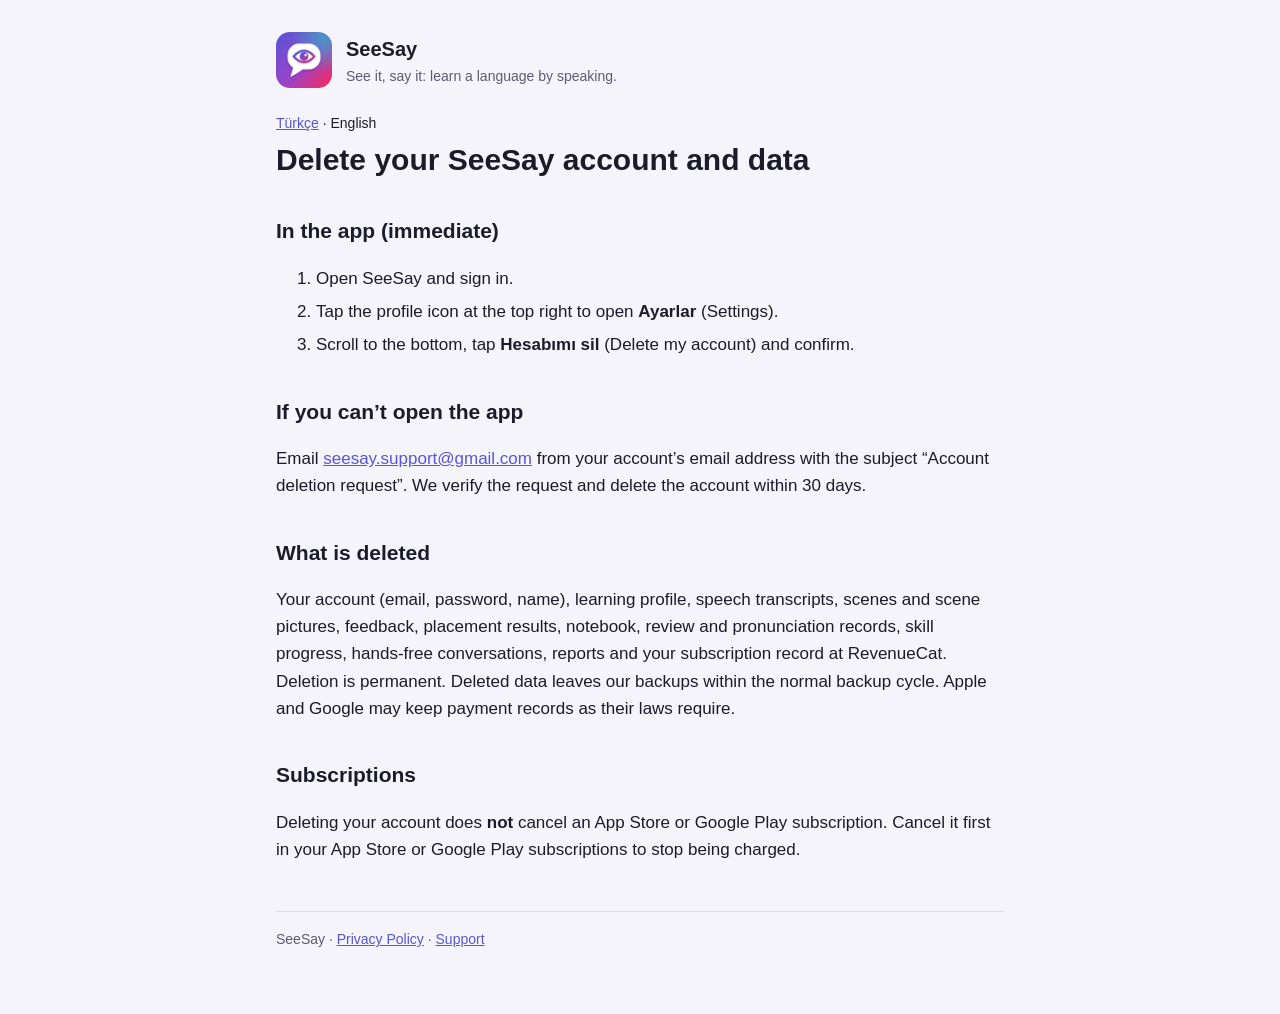
<file: seesay/delete-account.html>
<!doctype html>
<html lang="en">
<head>
<meta charset="utf-8">
<meta name="viewport" content="width=device-width, initial-scale=1">
<title>Delete your account · SeeSay</title>
<link rel="stylesheet" href="style.css">
</head>
<body>
<main>
<header>
  <img src="icon.png" alt="">
  <div><div class="brand">SeeSay</div><div class="sub">See it, say it: learn a language by speaking.</div></div>
</header>
<nav class="lang"><a href="hesap-silme.html">Türkçe</a> · English</nav>
<h1>Delete your SeeSay account and data</h1>

<h2>In the app (immediate)</h2>
<ol class="steps">
  <li>Open SeeSay and sign in.</li>
  <li>Tap the profile icon at the top right to open <strong>Ayarlar</strong> (Settings).</li>
  <li>Scroll to the bottom, tap <strong>Hesabımı sil</strong> (Delete my account) and confirm.</li>
</ol>

<h2>If you can’t open the app</h2>
<p>Email <a href="mailto:seesay.support@gmail.com?subject=Account%20deletion%20request">seesay.support@gmail.com</a> from your account’s email address with the subject “Account deletion request”. We verify the request and delete the account within 30 days.</p>

<h2>What is deleted</h2>
<p>Your account (email, password, name), learning profile, speech transcripts, scenes and scene pictures, feedback, placement results, notebook, review and pronunciation records, skill progress, hands-free conversations, reports and your subscription record at RevenueCat. Deletion is permanent. Deleted data leaves our backups within the normal backup cycle. Apple and Google may keep payment records as their laws require.</p>

<h2>Subscriptions</h2>
<p>Deleting your account does <strong>not</strong> cancel an App Store or Google Play subscription. Cancel it first in your App Store or Google Play subscriptions to stop being charged.</p>

<footer>SeeSay · <a href="privacy.html">Privacy Policy</a> · <a href="destek.html">Support</a></footer>
</main>
</body>
</html>
</file>
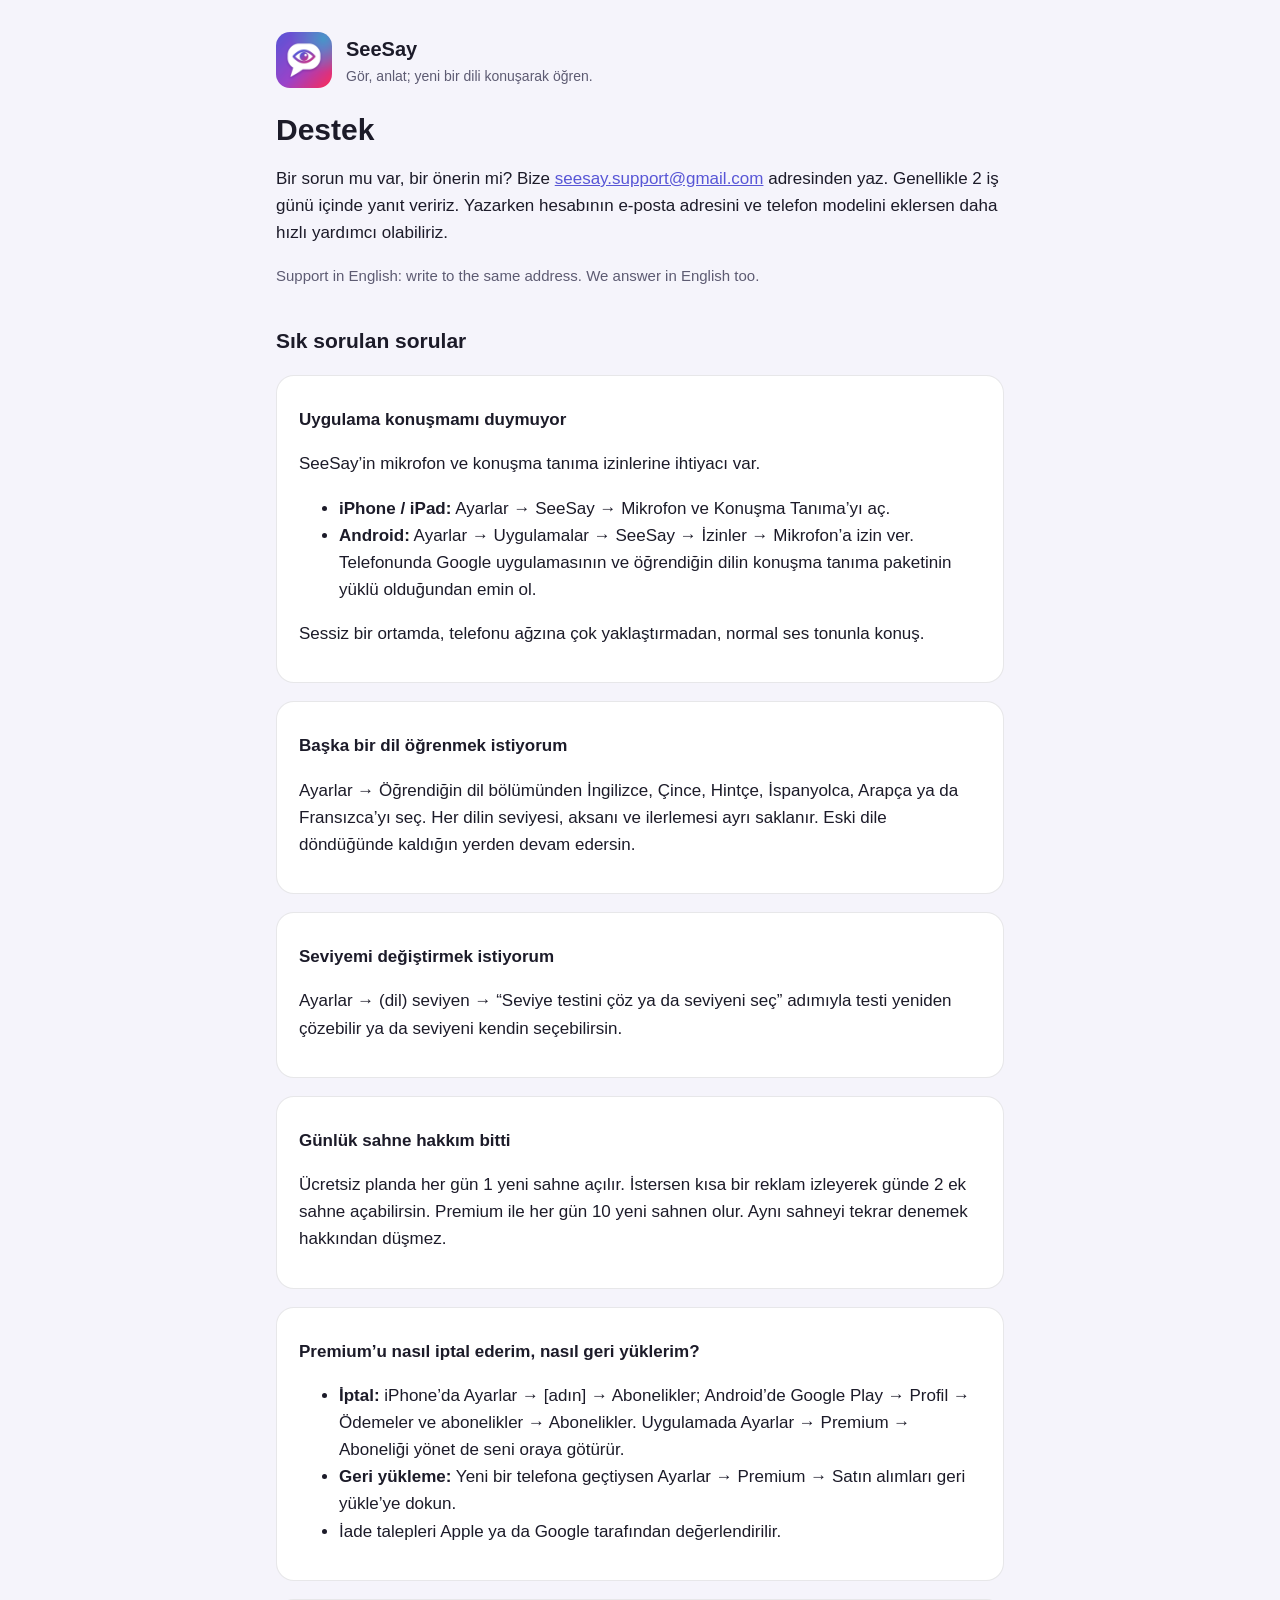
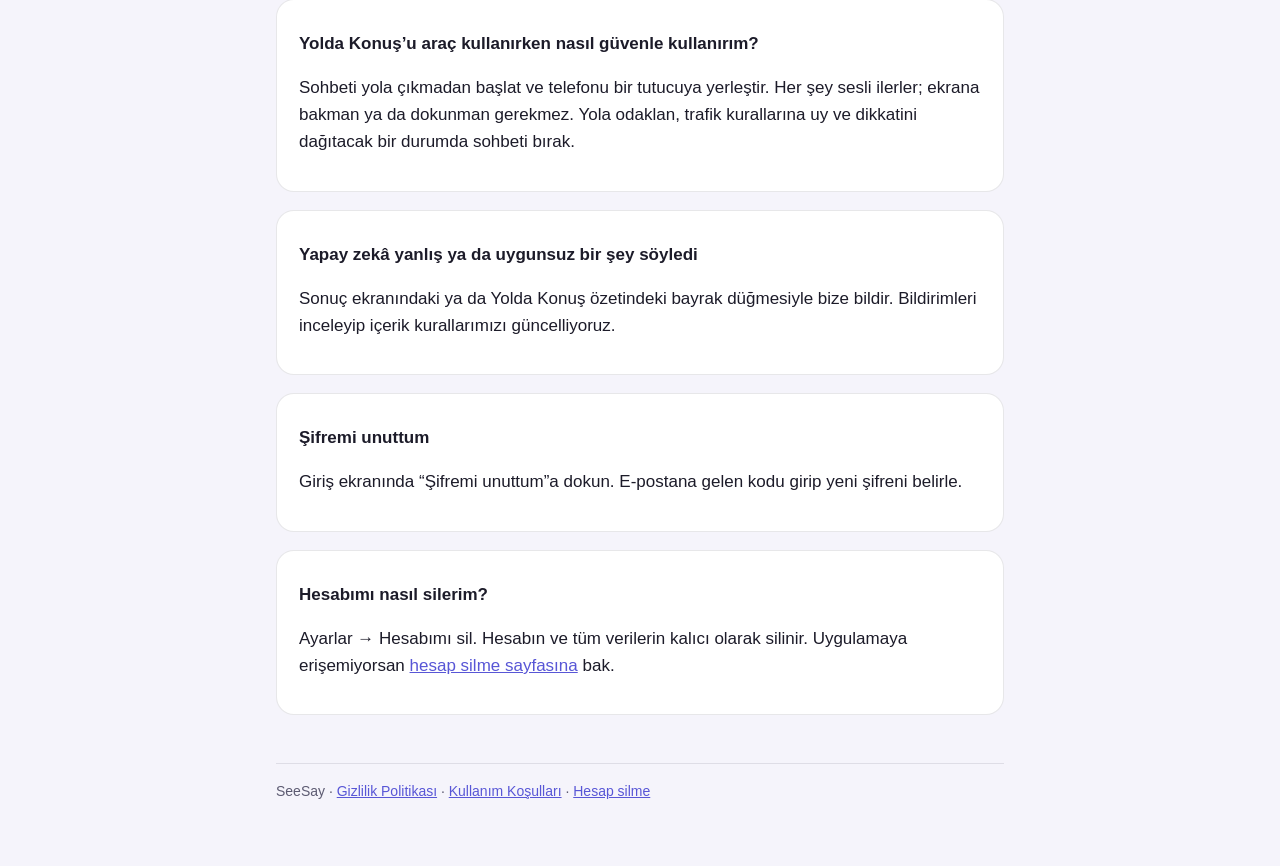
<file: seesay/destek.html>
<!doctype html>
<html lang="tr">
<head>
<meta charset="utf-8">
<meta name="viewport" content="width=device-width, initial-scale=1">
<title>Destek · SeeSay</title>
<link rel="stylesheet" href="style.css">
</head>
<body>
<main>
<header>
  <img src="icon.png" alt="">
  <div><div class="brand">SeeSay</div><div class="sub">Gör, anlat; yeni bir dili konuşarak öğren.</div></div>
</header>
<h1>Destek</h1>
<p>Bir sorun mu var, bir önerin mi? Bize <a href="mailto:seesay.support@gmail.com">seesay.support@gmail.com</a> adresinden yaz. Genellikle 2 iş günü içinde yanıt veririz. Yazarken hesabının e-posta adresini ve telefon modelini eklersen daha hızlı yardımcı olabiliriz.</p>
<p class="muted">Support in English: write to the same address. We answer in English too.</p>

<h2>Sık sorulan sorular</h2>

<section class="card">
<h3>Uygulama konuşmamı duymuyor</h3>
<p>SeeSay’in mikrofon ve konuşma tanıma izinlerine ihtiyacı var.</p>
<ul>
  <li><strong>iPhone / iPad:</strong> Ayarlar → SeeSay → Mikrofon ve Konuşma Tanıma’yı aç.</li>
  <li><strong>Android:</strong> Ayarlar → Uygulamalar → SeeSay → İzinler → Mikrofon’a izin ver. Telefonunda Google uygulamasının ve öğrendiğin dilin konuşma tanıma paketinin yüklü olduğundan emin ol.</li>
</ul>
<p>Sessiz bir ortamda, telefonu ağzına çok yaklaştırmadan, normal ses tonunla konuş.</p>
</section>

<section class="card">
<h3>Başka bir dil öğrenmek istiyorum</h3>
<p>Ayarlar → Öğrendiğin dil bölümünden İngilizce, Çince, Hintçe, İspanyolca, Arapça ya da Fransızca’yı seç. Her dilin seviyesi, aksanı ve ilerlemesi ayrı saklanır. Eski dile döndüğünde kaldığın yerden devam edersin.</p>
</section>

<section class="card">
<h3>Seviyemi değiştirmek istiyorum</h3>
<p>Ayarlar → (dil) seviyen → “Seviye testini çöz ya da seviyeni seç” adımıyla testi yeniden çözebilir ya da seviyeni kendin seçebilirsin.</p>
</section>

<section class="card">
<h3>Günlük sahne hakkım bitti</h3>
<p>Ücretsiz planda her gün 1 yeni sahne açılır. İstersen kısa bir reklam izleyerek günde 2 ek sahne açabilirsin. Premium ile her gün 10 yeni sahnen olur. Aynı sahneyi tekrar denemek hakkından düşmez.</p>
</section>

<section class="card">
<h3>Premium’u nasıl iptal ederim, nasıl geri yüklerim?</h3>
<ul>
  <li><strong>İptal:</strong> iPhone’da Ayarlar → [adın] → Abonelikler; Android’de Google Play → Profil → Ödemeler ve abonelikler → Abonelikler. Uygulamada Ayarlar → Premium → Aboneliği yönet de seni oraya götürür.</li>
  <li><strong>Geri yükleme:</strong> Yeni bir telefona geçtiysen Ayarlar → Premium → Satın alımları geri yükle’ye dokun.</li>
  <li>İade talepleri Apple ya da Google tarafından değerlendirilir.</li>
</ul>
</section>

<section class="card">
<h3>Yolda Konuş’u araç kullanırken nasıl güvenle kullanırım?</h3>
<p>Sohbeti yola çıkmadan başlat ve telefonu bir tutucuya yerleştir. Her şey sesli ilerler; ekrana bakman ya da dokunman gerekmez. Yola odaklan, trafik kurallarına uy ve dikkatini dağıtacak bir durumda sohbeti bırak.</p>
</section>

<section class="card">
<h3>Yapay zekâ yanlış ya da uygunsuz bir şey söyledi</h3>
<p>Sonuç ekranındaki ya da Yolda Konuş özetindeki bayrak düğmesiyle bize bildir. Bildirimleri inceleyip içerik kurallarımızı güncelliyoruz.</p>
</section>

<section class="card">
<h3>Şifremi unuttum</h3>
<p>Giriş ekranında “Şifremi unuttum”a dokun. E-postana gelen kodu girip yeni şifreni belirle.</p>
</section>

<section class="card">
<h3>Hesabımı nasıl silerim?</h3>
<p>Ayarlar → Hesabımı sil. Hesabın ve tüm verilerin kalıcı olarak silinir. Uygulamaya erişemiyorsan <a href="hesap-silme.html">hesap silme sayfasına</a> bak.</p>
</section>

<footer>SeeSay · <a href="gizlilik.html">Gizlilik Politikası</a> · <a href="kosullar.html">Kullanım Koşulları</a> · <a href="hesap-silme.html">Hesap silme</a></footer>
</main>
</body>
</html>
</file>
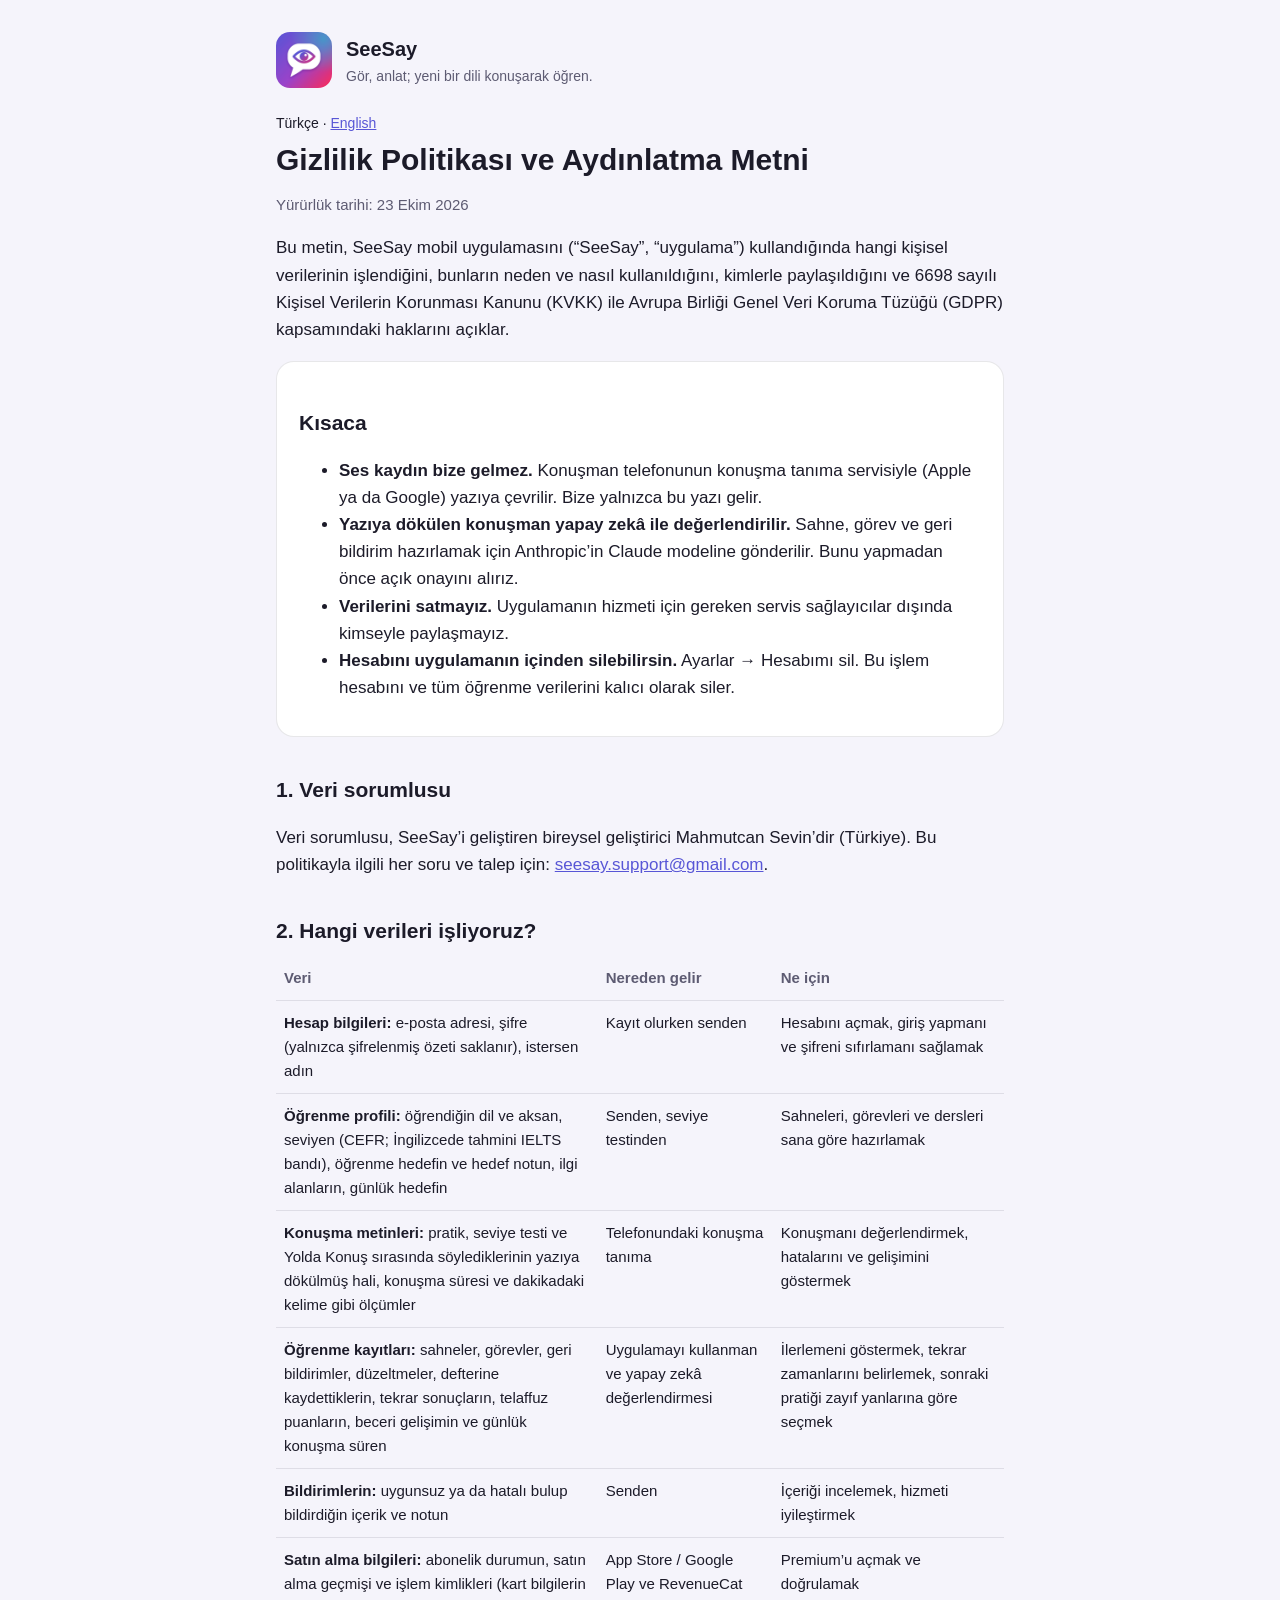
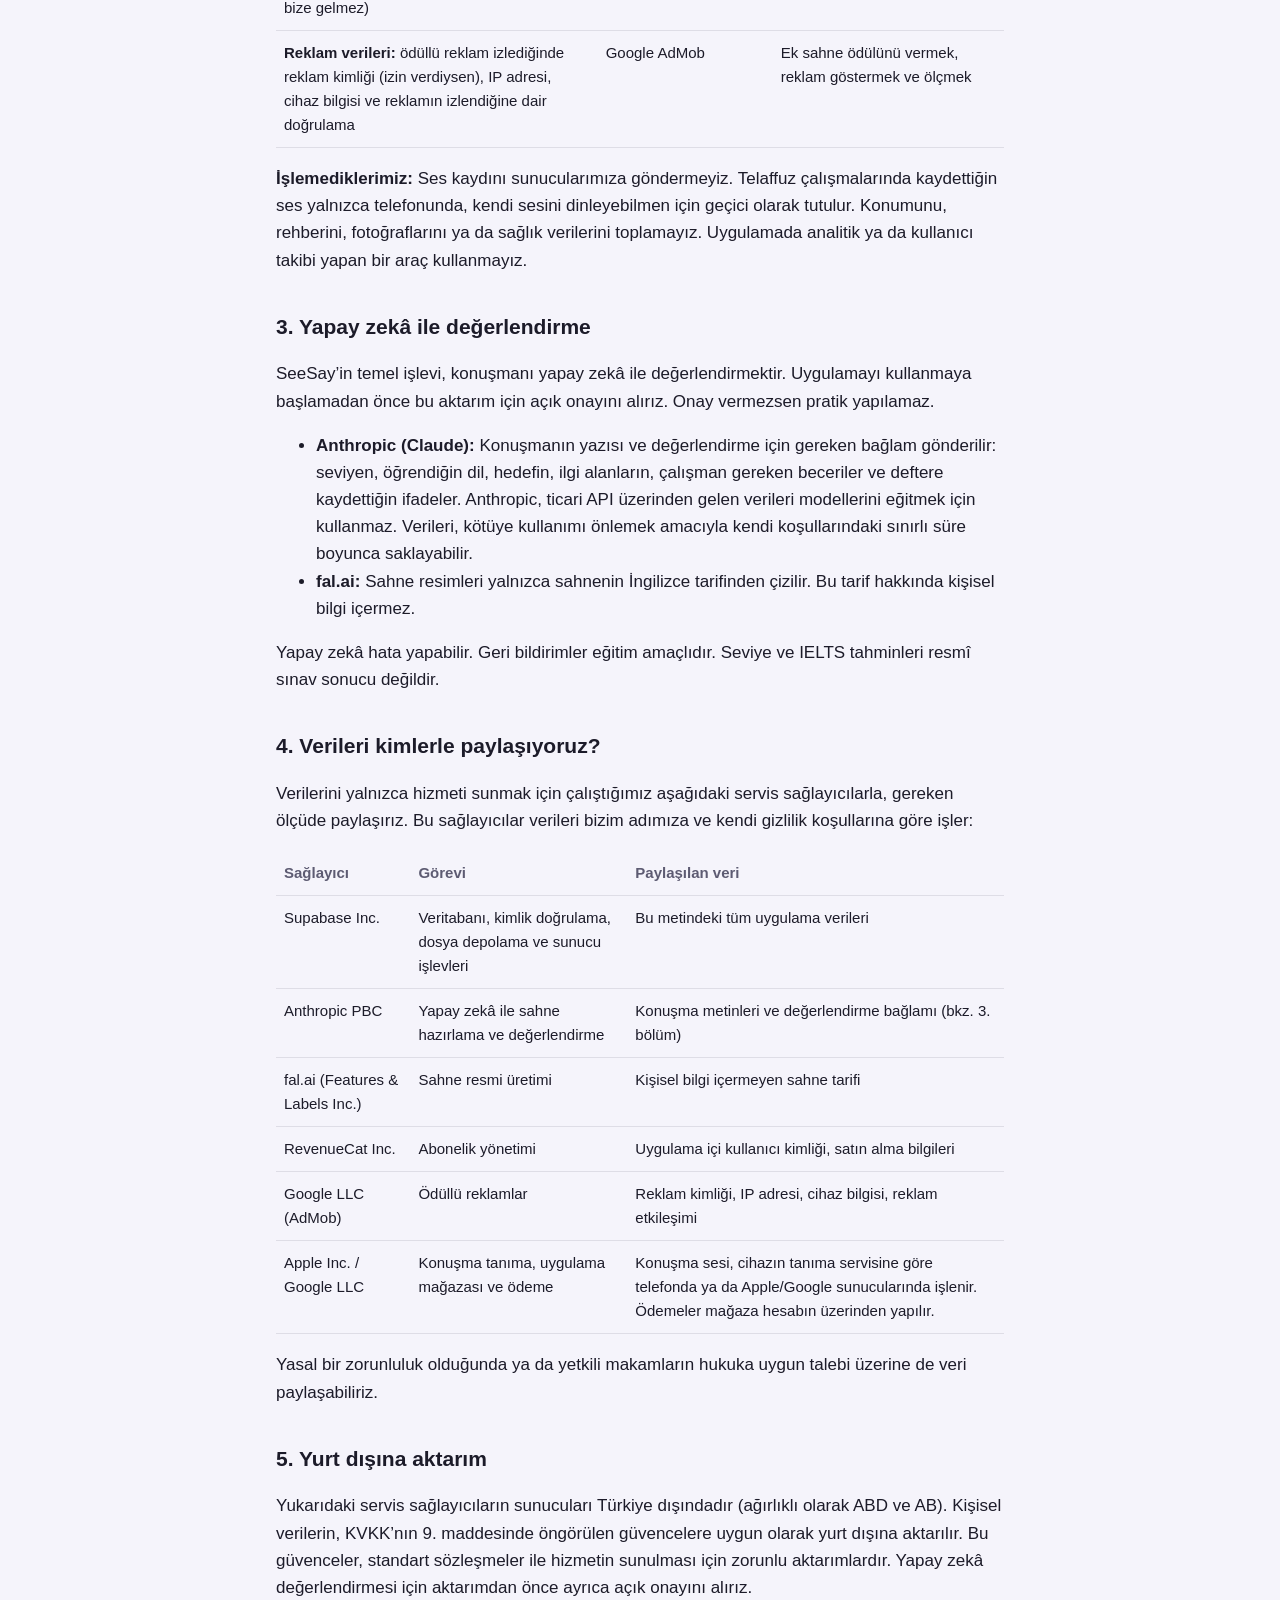
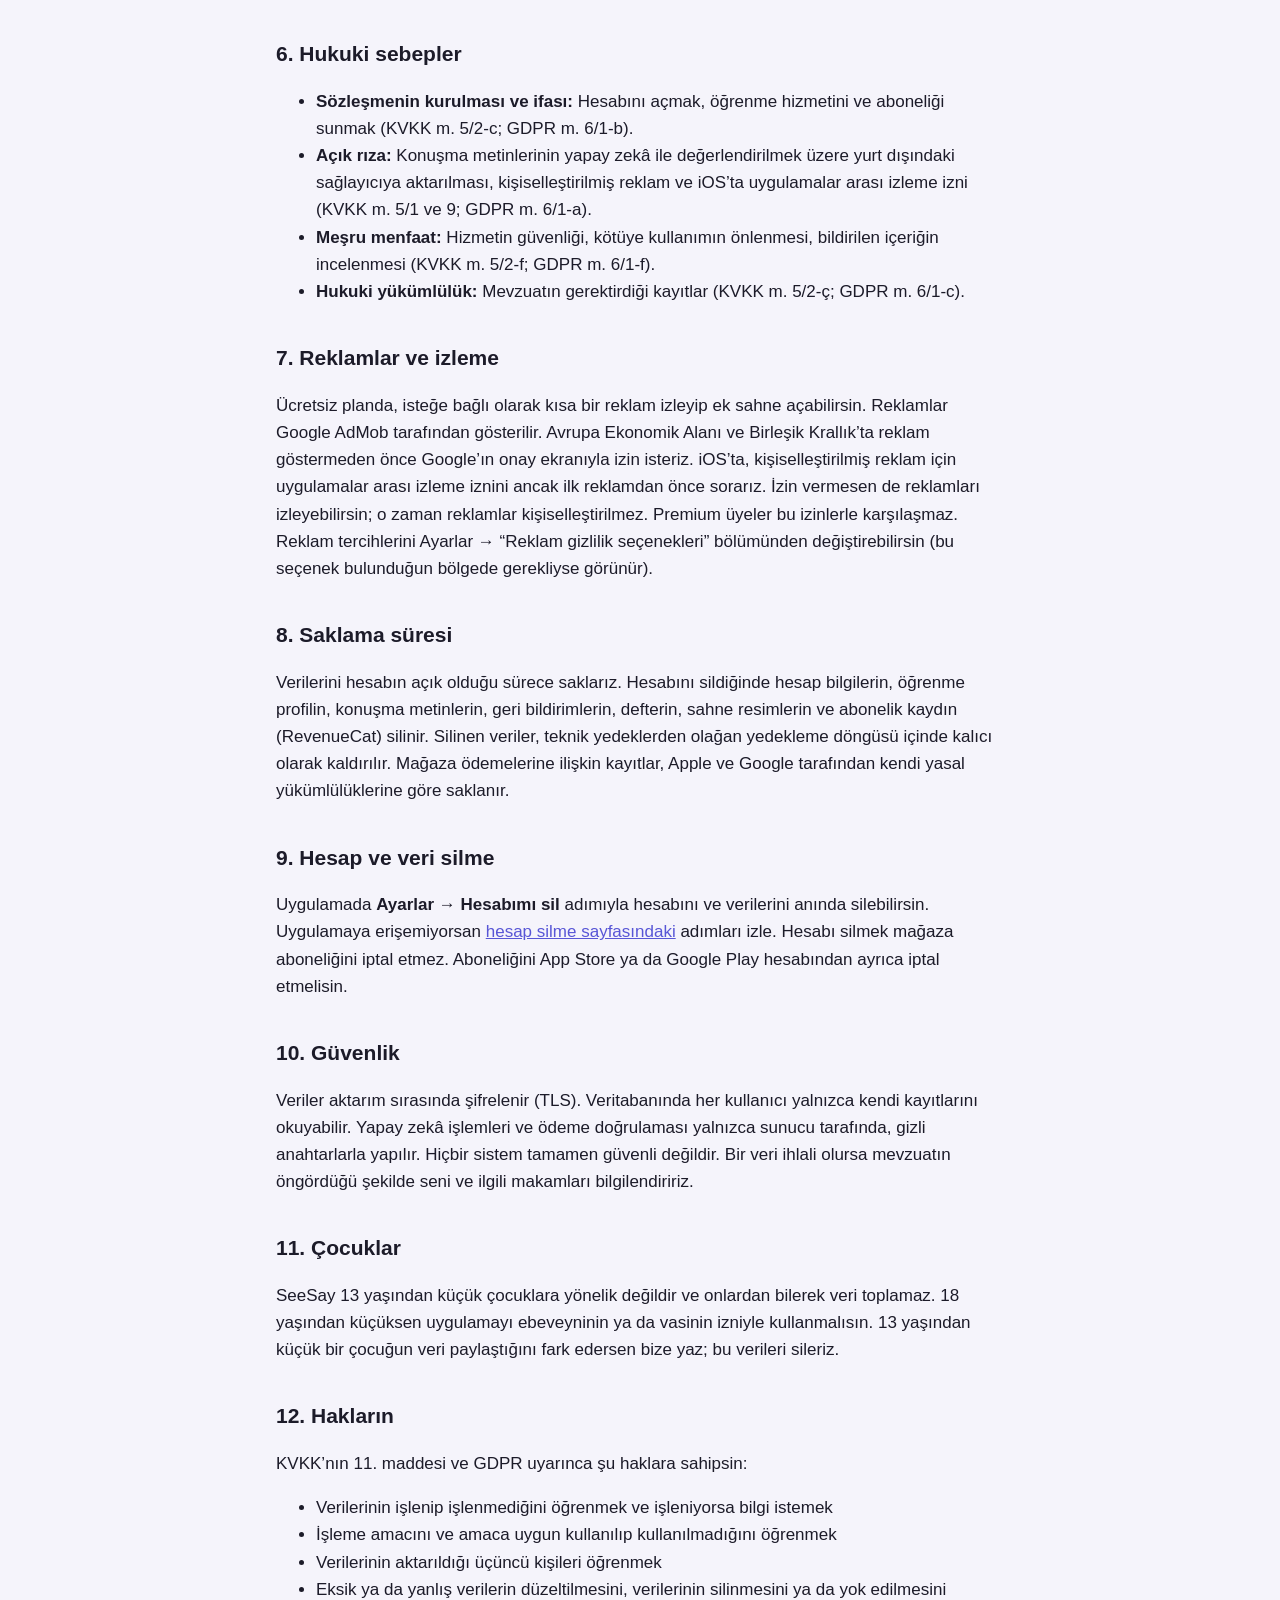
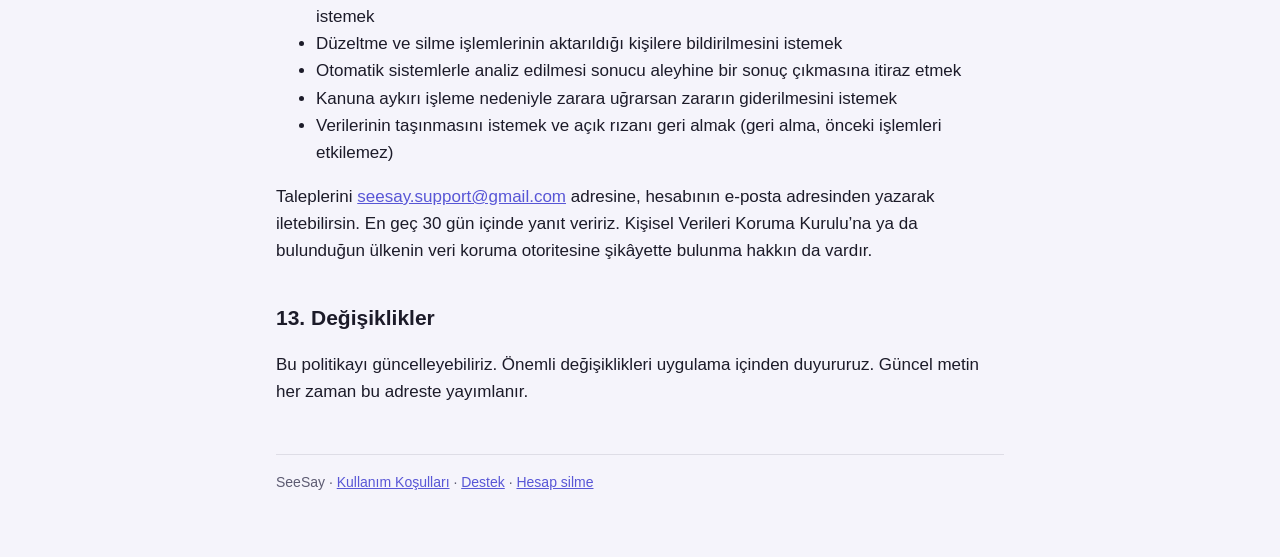
<file: seesay/gizlilik.html>
<!doctype html>
<html lang="tr">
<head>
<meta charset="utf-8">
<meta name="viewport" content="width=device-width, initial-scale=1">
<title>Gizlilik Politikası · SeeSay</title>
<link rel="stylesheet" href="style.css">
</head>
<body>
<main>
<header>
  <img src="icon.png" alt="">
  <div><div class="brand">SeeSay</div><div class="sub">Gör, anlat; yeni bir dili konuşarak öğren.</div></div>
</header>
<nav class="lang">Türkçe · <a href="privacy.html">English</a></nav>
<h1>Gizlilik Politikası ve Aydınlatma Metni</h1>
<p class="muted">Yürürlük tarihi: 23 Ekim 2026</p>

<p>Bu metin, SeeSay mobil uygulamasını (“SeeSay”, “uygulama”) kullandığında hangi kişisel verilerinin işlendiğini, bunların neden ve nasıl kullanıldığını, kimlerle paylaşıldığını ve 6698 sayılı Kişisel Verilerin Korunması Kanunu (KVKK) ile Avrupa Birliği Genel Veri Koruma Tüzüğü (GDPR) kapsamındaki haklarını açıklar.</p>

<section class="card">
<h2>Kısaca</h2>
<ul>
  <li><strong>Ses kaydın bize gelmez.</strong> Konuşman telefonunun konuşma tanıma servisiyle (Apple ya da Google) yazıya çevrilir. Bize yalnızca bu yazı gelir.</li>
  <li><strong>Yazıya dökülen konuşman yapay zekâ ile değerlendirilir.</strong> Sahne, görev ve geri bildirim hazırlamak için Anthropic’in Claude modeline gönderilir. Bunu yapmadan önce açık onayını alırız.</li>
  <li><strong>Verilerini satmayız.</strong> Uygulamanın hizmeti için gereken servis sağlayıcılar dışında kimseyle paylaşmayız.</li>
  <li><strong>Hesabını uygulamanın içinden silebilirsin.</strong> Ayarlar → Hesabımı sil. Bu işlem hesabını ve tüm öğrenme verilerini kalıcı olarak siler.</li>
</ul>
</section>

<h2>1. Veri sorumlusu</h2>
<p>Veri sorumlusu, SeeSay’i geliştiren bireysel geliştirici Mahmutcan Sevin’dir (Türkiye). Bu politikayla ilgili her soru ve talep için: <a href="mailto:seesay.support@gmail.com">seesay.support@gmail.com</a>.</p>

<h2>2. Hangi verileri işliyoruz?</h2>
<div class="table-wrap">
<table>
<tr><th>Veri</th><th>Nereden gelir</th><th>Ne için</th></tr>
<tr><td><strong>Hesap bilgileri:</strong> e-posta adresi, şifre (yalnızca şifrelenmiş özeti saklanır), istersen adın</td><td>Kayıt olurken senden</td><td>Hesabını açmak, giriş yapmanı ve şifreni sıfırlamanı sağlamak</td></tr>
<tr><td><strong>Öğrenme profili:</strong> öğrendiğin dil ve aksan, seviyen (CEFR; İngilizcede tahmini IELTS bandı), öğrenme hedefin ve hedef notun, ilgi alanların, günlük hedefin</td><td>Senden, seviye testinden</td><td>Sahneleri, görevleri ve dersleri sana göre hazırlamak</td></tr>
<tr><td><strong>Konuşma metinleri:</strong> pratik, seviye testi ve Yolda Konuş sırasında söylediklerinin yazıya dökülmüş hali, konuşma süresi ve dakikadaki kelime gibi ölçümler</td><td>Telefonundaki konuşma tanıma</td><td>Konuşmanı değerlendirmek, hatalarını ve gelişimini göstermek</td></tr>
<tr><td><strong>Öğrenme kayıtları:</strong> sahneler, görevler, geri bildirimler, düzeltmeler, defterine kaydettiklerin, tekrar sonuçların, telaffuz puanların, beceri gelişimin ve günlük konuşma süren</td><td>Uygulamayı kullanman ve yapay zekâ değerlendirmesi</td><td>İlerlemeni göstermek, tekrar zamanlarını belirlemek, sonraki pratiği zayıf yanlarına göre seçmek</td></tr>
<tr><td><strong>Bildirimlerin:</strong> uygunsuz ya da hatalı bulup bildirdiğin içerik ve notun</td><td>Senden</td><td>İçeriği incelemek, hizmeti iyileştirmek</td></tr>
<tr><td><strong>Satın alma bilgileri:</strong> abonelik durumun, satın alma geçmişi ve işlem kimlikleri (kart bilgilerin bize gelmez)</td><td>App Store / Google Play ve RevenueCat</td><td>Premium’u açmak ve doğrulamak</td></tr>
<tr><td><strong>Reklam verileri:</strong> ödüllü reklam izlediğinde reklam kimliği (izin verdiysen), IP adresi, cihaz bilgisi ve reklamın izlendiğine dair doğrulama</td><td>Google AdMob</td><td>Ek sahne ödülünü vermek, reklam göstermek ve ölçmek</td></tr>
</table>
</div>
<p><strong>İşlemediklerimiz:</strong> Ses kaydını sunucularımıza göndermeyiz. Telaffuz çalışmalarında kaydettiğin ses yalnızca telefonunda, kendi sesini dinleyebilmen için geçici olarak tutulur. Konumunu, rehberini, fotoğraflarını ya da sağlık verilerini toplamayız. Uygulamada analitik ya da kullanıcı takibi yapan bir araç kullanmayız.</p>

<h2>3. Yapay zekâ ile değerlendirme</h2>
<p>SeeSay’in temel işlevi, konuşmanı yapay zekâ ile değerlendirmektir. Uygulamayı kullanmaya başlamadan önce bu aktarım için açık onayını alırız. Onay vermezsen pratik yapılamaz.</p>
<ul>
  <li><strong>Anthropic (Claude):</strong> Konuşmanın yazısı ve değerlendirme için gereken bağlam gönderilir: seviyen, öğrendiğin dil, hedefin, ilgi alanların, çalışman gereken beceriler ve deftere kaydettiğin ifadeler. Anthropic, ticari API üzerinden gelen verileri modellerini eğitmek için kullanmaz. Verileri, kötüye kullanımı önlemek amacıyla kendi koşullarındaki sınırlı süre boyunca saklayabilir.</li>
  <li><strong>fal.ai:</strong> Sahne resimleri yalnızca sahnenin İngilizce tarifinden çizilir. Bu tarif hakkında kişisel bilgi içermez.</li>
</ul>
<p>Yapay zekâ hata yapabilir. Geri bildirimler eğitim amaçlıdır. Seviye ve IELTS tahminleri resmî sınav sonucu değildir.</p>

<h2>4. Verileri kimlerle paylaşıyoruz?</h2>
<p>Verilerini yalnızca hizmeti sunmak için çalıştığımız aşağıdaki servis sağlayıcılarla, gereken ölçüde paylaşırız. Bu sağlayıcılar verileri bizim adımıza ve kendi gizlilik koşullarına göre işler:</p>
<div class="table-wrap">
<table>
<tr><th>Sağlayıcı</th><th>Görevi</th><th>Paylaşılan veri</th></tr>
<tr><td>Supabase Inc.</td><td>Veritabanı, kimlik doğrulama, dosya depolama ve sunucu işlevleri</td><td>Bu metindeki tüm uygulama verileri</td></tr>
<tr><td>Anthropic PBC</td><td>Yapay zekâ ile sahne hazırlama ve değerlendirme</td><td>Konuşma metinleri ve değerlendirme bağlamı (bkz. 3. bölüm)</td></tr>
<tr><td>fal.ai (Features & Labels Inc.)</td><td>Sahne resmi üretimi</td><td>Kişisel bilgi içermeyen sahne tarifi</td></tr>
<tr><td>RevenueCat Inc.</td><td>Abonelik yönetimi</td><td>Uygulama içi kullanıcı kimliği, satın alma bilgileri</td></tr>
<tr><td>Google LLC (AdMob)</td><td>Ödüllü reklamlar</td><td>Reklam kimliği, IP adresi, cihaz bilgisi, reklam etkileşimi</td></tr>
<tr><td>Apple Inc. / Google LLC</td><td>Konuşma tanıma, uygulama mağazası ve ödeme</td><td>Konuşma sesi, cihazın tanıma servisine göre telefonda ya da Apple/Google sunucularında işlenir. Ödemeler mağaza hesabın üzerinden yapılır.</td></tr>
</table>
</div>
<p>Yasal bir zorunluluk olduğunda ya da yetkili makamların hukuka uygun talebi üzerine de veri paylaşabiliriz.</p>

<h2>5. Yurt dışına aktarım</h2>
<p>Yukarıdaki servis sağlayıcıların sunucuları Türkiye dışındadır (ağırlıklı olarak ABD ve AB). Kişisel verilerin, KVKK’nın 9. maddesinde öngörülen güvencelere uygun olarak yurt dışına aktarılır. Bu güvenceler, standart sözleşmeler ile hizmetin sunulması için zorunlu aktarımlardır. Yapay zekâ değerlendirmesi için aktarımdan önce ayrıca açık onayını alırız.</p>

<h2>6. Hukuki sebepler</h2>
<ul>
  <li><strong>Sözleşmenin kurulması ve ifası:</strong> Hesabını açmak, öğrenme hizmetini ve aboneliği sunmak (KVKK m. 5/2-c; GDPR m. 6/1-b).</li>
  <li><strong>Açık rıza:</strong> Konuşma metinlerinin yapay zekâ ile değerlendirilmek üzere yurt dışındaki sağlayıcıya aktarılması, kişiselleştirilmiş reklam ve iOS’ta uygulamalar arası izleme izni (KVKK m. 5/1 ve 9; GDPR m. 6/1-a).</li>
  <li><strong>Meşru menfaat:</strong> Hizmetin güvenliği, kötüye kullanımın önlenmesi, bildirilen içeriğin incelenmesi (KVKK m. 5/2-f; GDPR m. 6/1-f).</li>
  <li><strong>Hukuki yükümlülük:</strong> Mevzuatın gerektirdiği kayıtlar (KVKK m. 5/2-ç; GDPR m. 6/1-c).</li>
</ul>

<h2>7. Reklamlar ve izleme</h2>
<p>Ücretsiz planda, isteğe bağlı olarak kısa bir reklam izleyip ek sahne açabilirsin. Reklamlar Google AdMob tarafından gösterilir. Avrupa Ekonomik Alanı ve Birleşik Krallık’ta reklam göstermeden önce Google’ın onay ekranıyla izin isteriz. iOS’ta, kişiselleştirilmiş reklam için uygulamalar arası izleme iznini ancak ilk reklamdan önce sorarız. İzin vermesen de reklamları izleyebilirsin; o zaman reklamlar kişiselleştirilmez. Premium üyeler bu izinlerle karşılaşmaz. Reklam tercihlerini Ayarlar → “Reklam gizlilik seçenekleri” bölümünden değiştirebilirsin (bu seçenek bulunduğun bölgede gerekliyse görünür).</p>

<h2>8. Saklama süresi</h2>
<p>Verilerini hesabın açık olduğu sürece saklarız. Hesabını sildiğinde hesap bilgilerin, öğrenme profilin, konuşma metinlerin, geri bildirimlerin, defterin, sahne resimlerin ve abonelik kaydın (RevenueCat) silinir. Silinen veriler, teknik yedeklerden olağan yedekleme döngüsü içinde kalıcı olarak kaldırılır. Mağaza ödemelerine ilişkin kayıtlar, Apple ve Google tarafından kendi yasal yükümlülüklerine göre saklanır.</p>

<h2>9. Hesap ve veri silme</h2>
<p>Uygulamada <strong>Ayarlar → Hesabımı sil</strong> adımıyla hesabını ve verilerini anında silebilirsin. Uygulamaya erişemiyorsan <a href="hesap-silme.html">hesap silme sayfasındaki</a> adımları izle. Hesabı silmek mağaza aboneliğini iptal etmez. Aboneliğini App Store ya da Google Play hesabından ayrıca iptal etmelisin.</p>

<h2>10. Güvenlik</h2>
<p>Veriler aktarım sırasında şifrelenir (TLS). Veritabanında her kullanıcı yalnızca kendi kayıtlarını okuyabilir. Yapay zekâ işlemleri ve ödeme doğrulaması yalnızca sunucu tarafında, gizli anahtarlarla yapılır. Hiçbir sistem tamamen güvenli değildir. Bir veri ihlali olursa mevzuatın öngördüğü şekilde seni ve ilgili makamları bilgilendiririz.</p>

<h2>11. Çocuklar</h2>
<p>SeeSay 13 yaşından küçük çocuklara yönelik değildir ve onlardan bilerek veri toplamaz. 18 yaşından küçüksen uygulamayı ebeveyninin ya da vasinin izniyle kullanmalısın. 13 yaşından küçük bir çocuğun veri paylaştığını fark edersen bize yaz; bu verileri sileriz.</p>

<h2>12. Hakların</h2>
<p>KVKK’nın 11. maddesi ve GDPR uyarınca şu haklara sahipsin:</p>
<ul>
  <li>Verilerinin işlenip işlenmediğini öğrenmek ve işleniyorsa bilgi istemek</li>
  <li>İşleme amacını ve amaca uygun kullanılıp kullanılmadığını öğrenmek</li>
  <li>Verilerinin aktarıldığı üçüncü kişileri öğrenmek</li>
  <li>Eksik ya da yanlış verilerin düzeltilmesini, verilerinin silinmesini ya da yok edilmesini istemek</li>
  <li>Düzeltme ve silme işlemlerinin aktarıldığı kişilere bildirilmesini istemek</li>
  <li>Otomatik sistemlerle analiz edilmesi sonucu aleyhine bir sonuç çıkmasına itiraz etmek</li>
  <li>Kanuna aykırı işleme nedeniyle zarara uğrarsan zararın giderilmesini istemek</li>
  <li>Verilerinin taşınmasını istemek ve açık rızanı geri almak (geri alma, önceki işlemleri etkilemez)</li>
</ul>
<p>Taleplerini <a href="mailto:seesay.support@gmail.com">seesay.support@gmail.com</a> adresine, hesabının e-posta adresinden yazarak iletebilirsin. En geç 30 gün içinde yanıt veririz. Kişisel Verileri Koruma Kurulu’na ya da bulunduğun ülkenin veri koruma otoritesine şikâyette bulunma hakkın da vardır.</p>

<h2>13. Değişiklikler</h2>
<p>Bu politikayı güncelleyebiliriz. Önemli değişiklikleri uygulama içinden duyururuz. Güncel metin her zaman bu adreste yayımlanır.</p>

<footer>SeeSay · <a href="kosullar.html">Kullanım Koşulları</a> · <a href="destek.html">Destek</a> · <a href="hesap-silme.html">Hesap silme</a></footer>
</main>
</body>
</html>
</file>
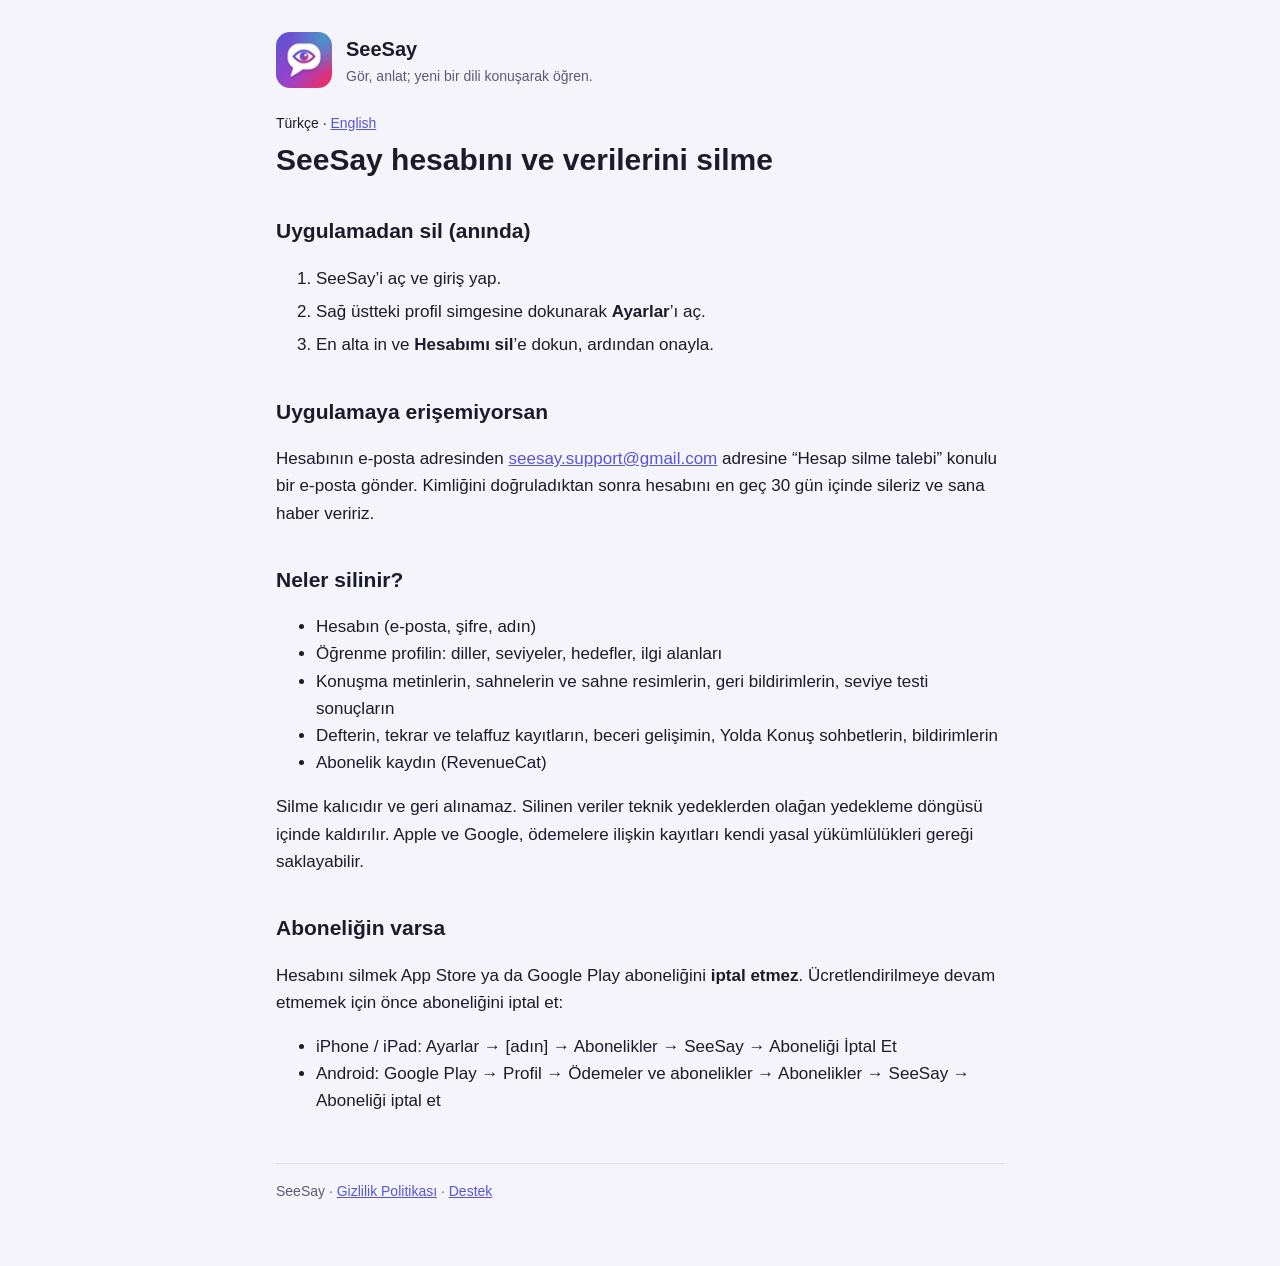
<file: seesay/hesap-silme.html>
<!doctype html>
<html lang="tr">
<head>
<meta charset="utf-8">
<meta name="viewport" content="width=device-width, initial-scale=1">
<title>Hesap silme · SeeSay</title>
<link rel="stylesheet" href="style.css">
</head>
<body>
<main>
<header>
  <img src="icon.png" alt="">
  <div><div class="brand">SeeSay</div><div class="sub">Gör, anlat; yeni bir dili konuşarak öğren.</div></div>
</header>
<nav class="lang">Türkçe · <a href="delete-account.html">English</a></nav>
<h1>SeeSay hesabını ve verilerini silme</h1>

<h2>Uygulamadan sil (anında)</h2>
<ol class="steps">
  <li>SeeSay’i aç ve giriş yap.</li>
  <li>Sağ üstteki profil simgesine dokunarak <strong>Ayarlar</strong>’ı aç.</li>
  <li>En alta in ve <strong>Hesabımı sil</strong>’e dokun, ardından onayla.</li>
</ol>

<h2>Uygulamaya erişemiyorsan</h2>
<p>Hesabının e-posta adresinden <a href="mailto:seesay.support@gmail.com?subject=Hesap%20silme%20talebi">seesay.support@gmail.com</a> adresine “Hesap silme talebi” konulu bir e-posta gönder. Kimliğini doğruladıktan sonra hesabını en geç 30 gün içinde sileriz ve sana haber veririz.</p>

<h2>Neler silinir?</h2>
<ul>
  <li>Hesabın (e-posta, şifre, adın)</li>
  <li>Öğrenme profilin: diller, seviyeler, hedefler, ilgi alanları</li>
  <li>Konuşma metinlerin, sahnelerin ve sahne resimlerin, geri bildirimlerin, seviye testi sonuçların</li>
  <li>Defterin, tekrar ve telaffuz kayıtların, beceri gelişimin, Yolda Konuş sohbetlerin, bildirimlerin</li>
  <li>Abonelik kaydın (RevenueCat)</li>
</ul>
<p>Silme kalıcıdır ve geri alınamaz. Silinen veriler teknik yedeklerden olağan yedekleme döngüsü içinde kaldırılır. Apple ve Google, ödemelere ilişkin kayıtları kendi yasal yükümlülükleri gereği saklayabilir.</p>

<h2>Aboneliğin varsa</h2>
<p>Hesabını silmek App Store ya da Google Play aboneliğini <strong>iptal etmez</strong>. Ücretlendirilmeye devam etmemek için önce aboneliğini iptal et:</p>
<ul>
  <li>iPhone / iPad: Ayarlar → [adın] → Abonelikler → SeeSay → Aboneliği İptal Et</li>
  <li>Android: Google Play → Profil → Ödemeler ve abonelikler → Abonelikler → SeeSay → Aboneliği iptal et</li>
</ul>

<footer>SeeSay · <a href="gizlilik.html">Gizlilik Politikası</a> · <a href="destek.html">Destek</a></footer>
</main>
</body>
</html>
</file>
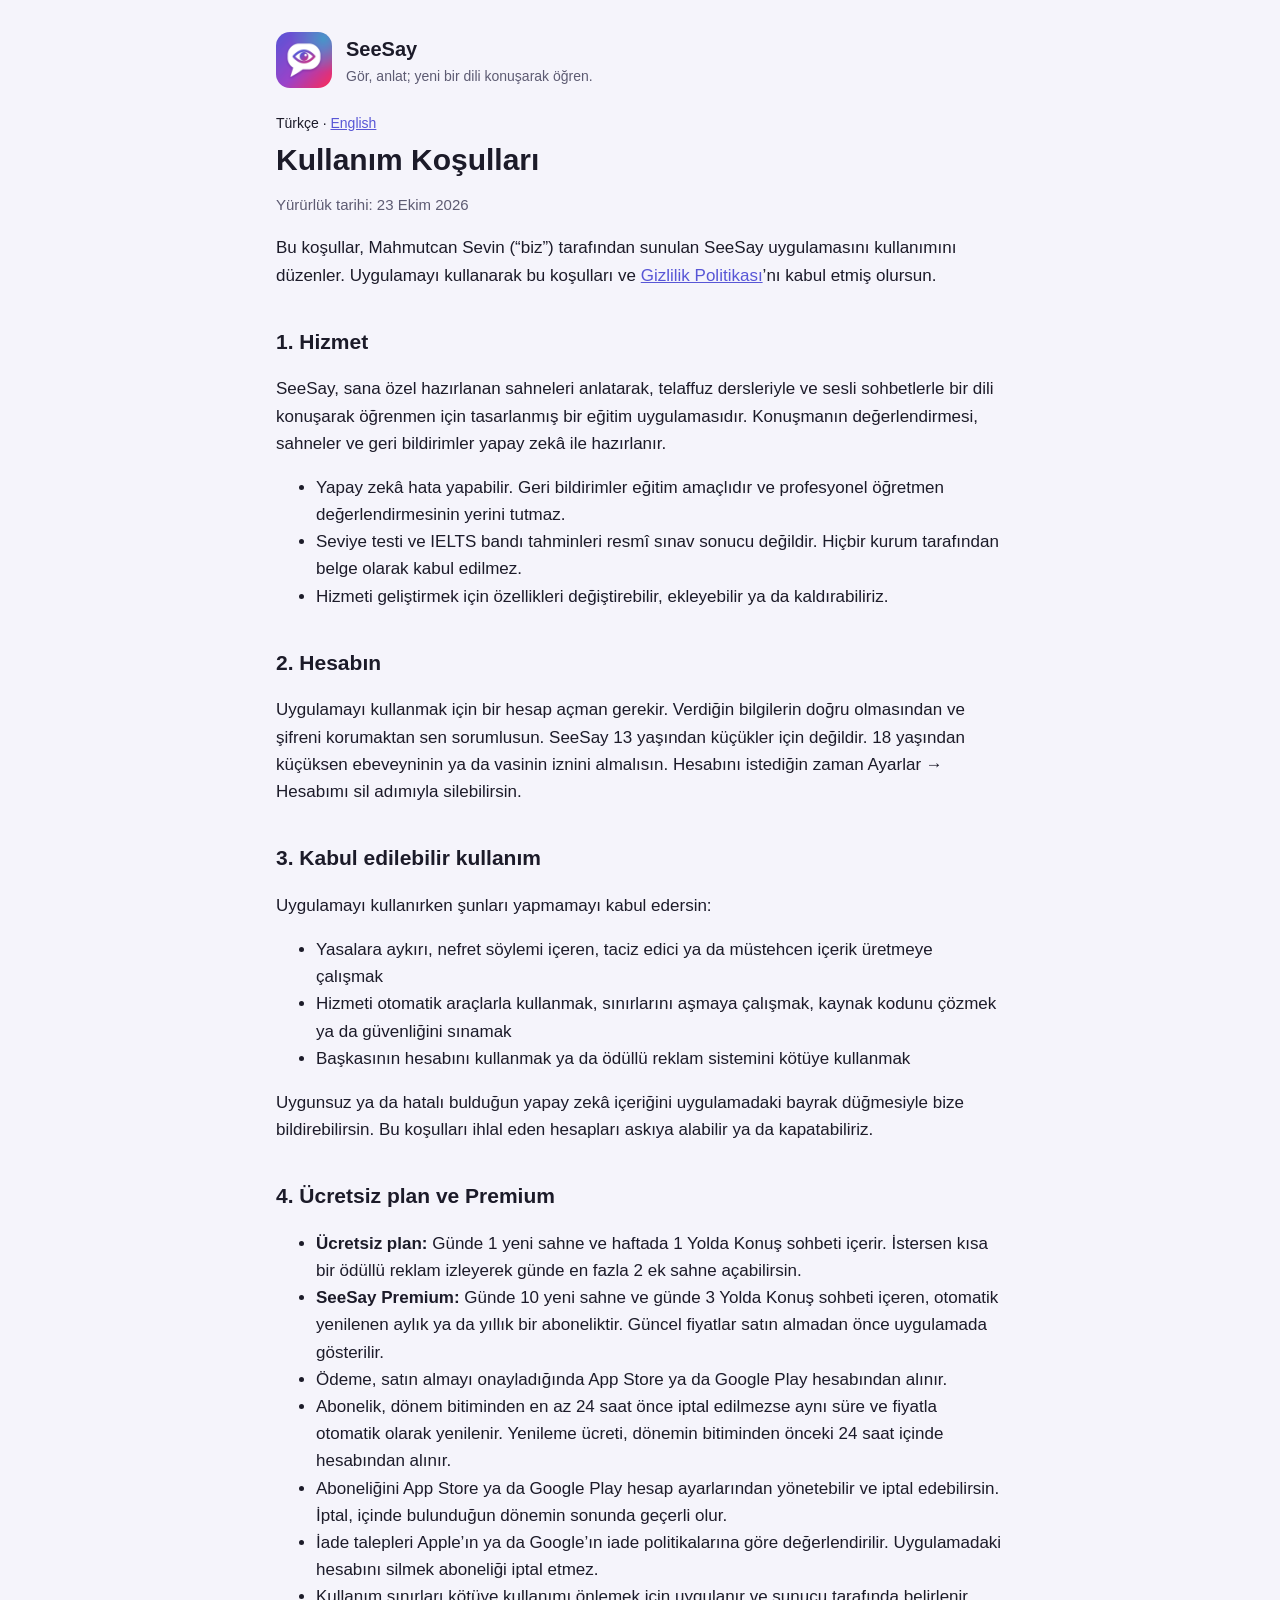
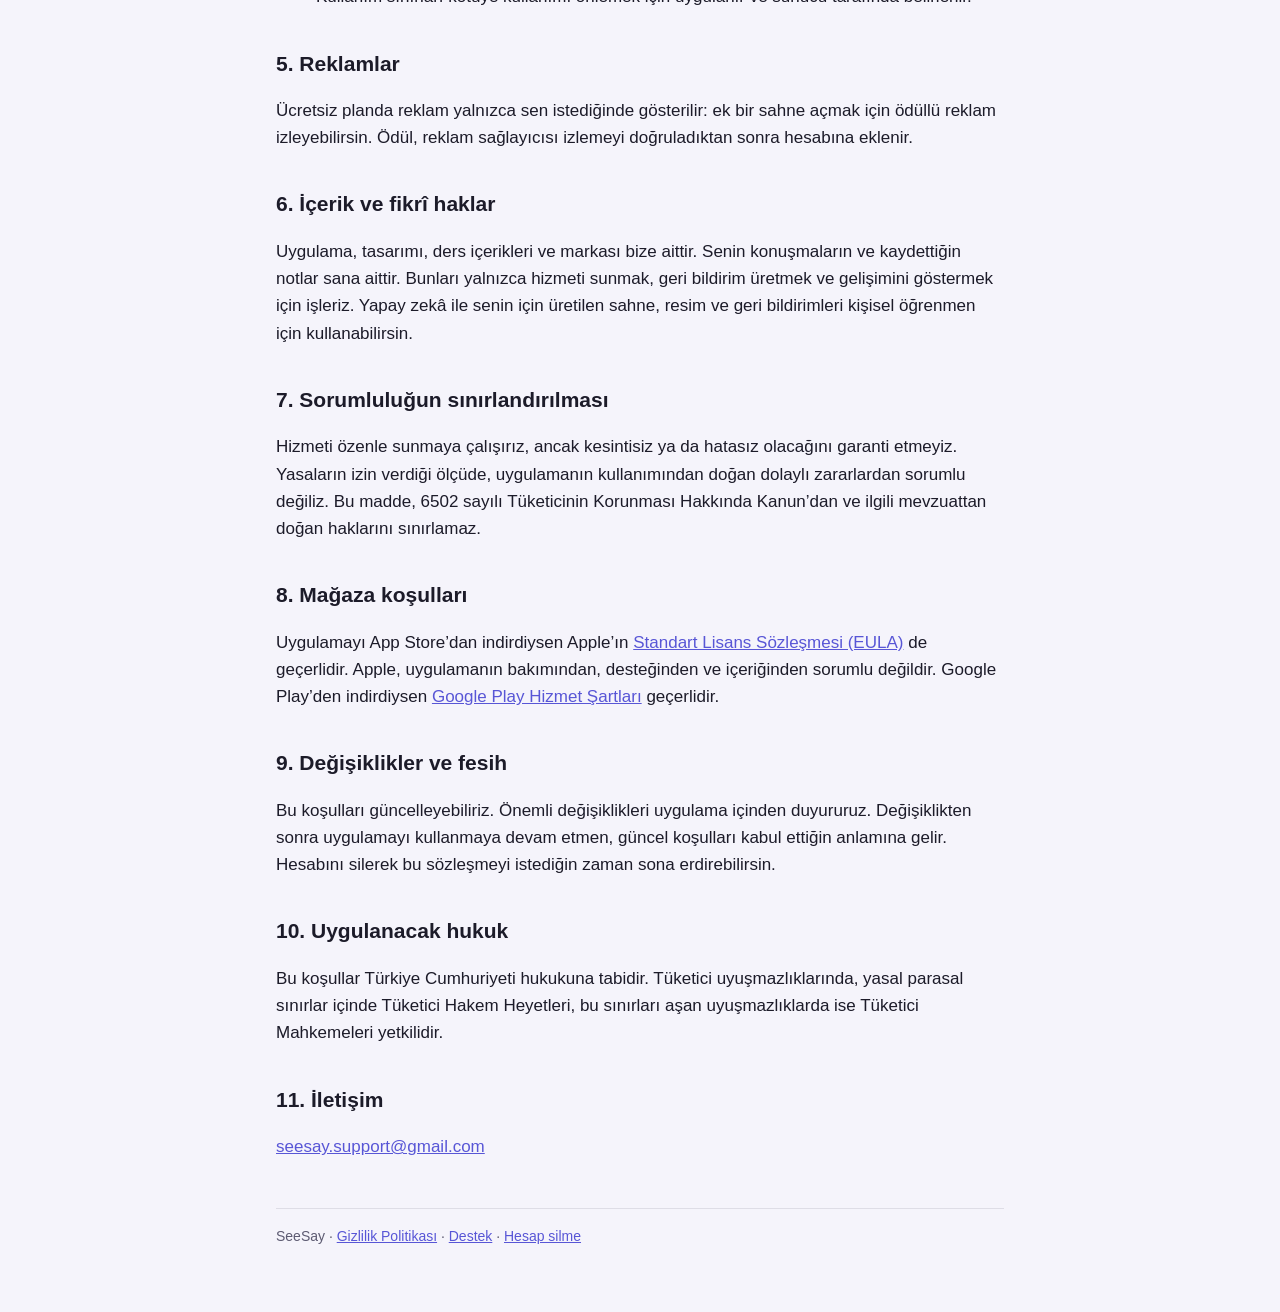
<file: seesay/kosullar.html>
<!doctype html>
<html lang="tr">
<head>
<meta charset="utf-8">
<meta name="viewport" content="width=device-width, initial-scale=1">
<title>Kullanım Koşulları · SeeSay</title>
<link rel="stylesheet" href="style.css">
</head>
<body>
<main>
<header>
  <img src="icon.png" alt="">
  <div><div class="brand">SeeSay</div><div class="sub">Gör, anlat; yeni bir dili konuşarak öğren.</div></div>
</header>
<nav class="lang">Türkçe · <a href="terms.html">English</a></nav>
<h1>Kullanım Koşulları</h1>
<p class="muted">Yürürlük tarihi: 23 Ekim 2026</p>

<p>Bu koşullar, Mahmutcan Sevin (“biz”) tarafından sunulan SeeSay uygulamasını kullanımını düzenler. Uygulamayı kullanarak bu koşulları ve <a href="gizlilik.html">Gizlilik Politikası</a>’nı kabul etmiş olursun.</p>

<h2>1. Hizmet</h2>
<p>SeeSay, sana özel hazırlanan sahneleri anlatarak, telaffuz dersleriyle ve sesli sohbetlerle bir dili konuşarak öğrenmen için tasarlanmış bir eğitim uygulamasıdır. Konuşmanın değerlendirmesi, sahneler ve geri bildirimler yapay zekâ ile hazırlanır.</p>
<ul>
  <li>Yapay zekâ hata yapabilir. Geri bildirimler eğitim amaçlıdır ve profesyonel öğretmen değerlendirmesinin yerini tutmaz.</li>
  <li>Seviye testi ve IELTS bandı tahminleri resmî sınav sonucu değildir. Hiçbir kurum tarafından belge olarak kabul edilmez.</li>
  <li>Hizmeti geliştirmek için özellikleri değiştirebilir, ekleyebilir ya da kaldırabiliriz.</li>
</ul>

<h2>2. Hesabın</h2>
<p>Uygulamayı kullanmak için bir hesap açman gerekir. Verdiğin bilgilerin doğru olmasından ve şifreni korumaktan sen sorumlusun. SeeSay 13 yaşından küçükler için değildir. 18 yaşından küçüksen ebeveyninin ya da vasinin iznini almalısın. Hesabını istediğin zaman Ayarlar → Hesabımı sil adımıyla silebilirsin.</p>

<h2>3. Kabul edilebilir kullanım</h2>
<p>Uygulamayı kullanırken şunları yapmamayı kabul edersin:</p>
<ul>
  <li>Yasalara aykırı, nefret söylemi içeren, taciz edici ya da müstehcen içerik üretmeye çalışmak</li>
  <li>Hizmeti otomatik araçlarla kullanmak, sınırlarını aşmaya çalışmak, kaynak kodunu çözmek ya da güvenliğini sınamak</li>
  <li>Başkasının hesabını kullanmak ya da ödüllü reklam sistemini kötüye kullanmak</li>
</ul>
<p>Uygunsuz ya da hatalı bulduğun yapay zekâ içeriğini uygulamadaki bayrak düğmesiyle bize bildirebilirsin. Bu koşulları ihlal eden hesapları askıya alabilir ya da kapatabiliriz.</p>

<h2>4. Ücretsiz plan ve Premium</h2>
<ul>
  <li><strong>Ücretsiz plan:</strong> Günde 1 yeni sahne ve haftada 1 Yolda Konuş sohbeti içerir. İstersen kısa bir ödüllü reklam izleyerek günde en fazla 2 ek sahne açabilirsin.</li>
  <li><strong>SeeSay Premium:</strong> Günde 10 yeni sahne ve günde 3 Yolda Konuş sohbeti içeren, otomatik yenilenen aylık ya da yıllık bir aboneliktir. Güncel fiyatlar satın almadan önce uygulamada gösterilir.</li>
  <li>Ödeme, satın almayı onayladığında App Store ya da Google Play hesabından alınır.</li>
  <li>Abonelik, dönem bitiminden en az 24 saat önce iptal edilmezse aynı süre ve fiyatla otomatik olarak yenilenir. Yenileme ücreti, dönemin bitiminden önceki 24 saat içinde hesabından alınır.</li>
  <li>Aboneliğini App Store ya da Google Play hesap ayarlarından yönetebilir ve iptal edebilirsin. İptal, içinde bulunduğun dönemin sonunda geçerli olur.</li>
  <li>İade talepleri Apple’ın ya da Google’ın iade politikalarına göre değerlendirilir. Uygulamadaki hesabını silmek aboneliği iptal etmez.</li>
  <li>Kullanım sınırları kötüye kullanımı önlemek için uygulanır ve sunucu tarafında belirlenir.</li>
</ul>

<h2>5. Reklamlar</h2>
<p>Ücretsiz planda reklam yalnızca sen istediğinde gösterilir: ek bir sahne açmak için ödüllü reklam izleyebilirsin. Ödül, reklam sağlayıcısı izlemeyi doğruladıktan sonra hesabına eklenir.</p>

<h2>6. İçerik ve fikrî haklar</h2>
<p>Uygulama, tasarımı, ders içerikleri ve markası bize aittir. Senin konuşmaların ve kaydettiğin notlar sana aittir. Bunları yalnızca hizmeti sunmak, geri bildirim üretmek ve gelişimini göstermek için işleriz. Yapay zekâ ile senin için üretilen sahne, resim ve geri bildirimleri kişisel öğrenmen için kullanabilirsin.</p>

<h2>7. Sorumluluğun sınırlandırılması</h2>
<p>Hizmeti özenle sunmaya çalışırız, ancak kesintisiz ya da hatasız olacağını garanti etmeyiz. Yasaların izin verdiği ölçüde, uygulamanın kullanımından doğan dolaylı zararlardan sorumlu değiliz. Bu madde, 6502 sayılı Tüketicinin Korunması Hakkında Kanun’dan ve ilgili mevzuattan doğan haklarını sınırlamaz.</p>

<h2>8. Mağaza koşulları</h2>
<p>Uygulamayı App Store’dan indirdiysen Apple’ın <a href="https://www.apple.com/legal/internet-services/itunes/dev/stdeula/">Standart Lisans Sözleşmesi (EULA)</a> de geçerlidir. Apple, uygulamanın bakımından, desteğinden ve içeriğinden sorumlu değildir. Google Play’den indirdiysen <a href="https://play.google.com/about/play-terms/">Google Play Hizmet Şartları</a> geçerlidir.</p>

<h2>9. Değişiklikler ve fesih</h2>
<p>Bu koşulları güncelleyebiliriz. Önemli değişiklikleri uygulama içinden duyururuz. Değişiklikten sonra uygulamayı kullanmaya devam etmen, güncel koşulları kabul ettiğin anlamına gelir. Hesabını silerek bu sözleşmeyi istediğin zaman sona erdirebilirsin.</p>

<h2>10. Uygulanacak hukuk</h2>
<p>Bu koşullar Türkiye Cumhuriyeti hukukuna tabidir. Tüketici uyuşmazlıklarında, yasal parasal sınırlar içinde Tüketici Hakem Heyetleri, bu sınırları aşan uyuşmazlıklarda ise Tüketici Mahkemeleri yetkilidir.</p>

<h2>11. İletişim</h2>
<p><a href="mailto:seesay.support@gmail.com">seesay.support@gmail.com</a></p>

<footer>SeeSay · <a href="gizlilik.html">Gizlilik Politikası</a> · <a href="destek.html">Destek</a> · <a href="hesap-silme.html">Hesap silme</a></footer>
</main>
</body>
</html>
</file>
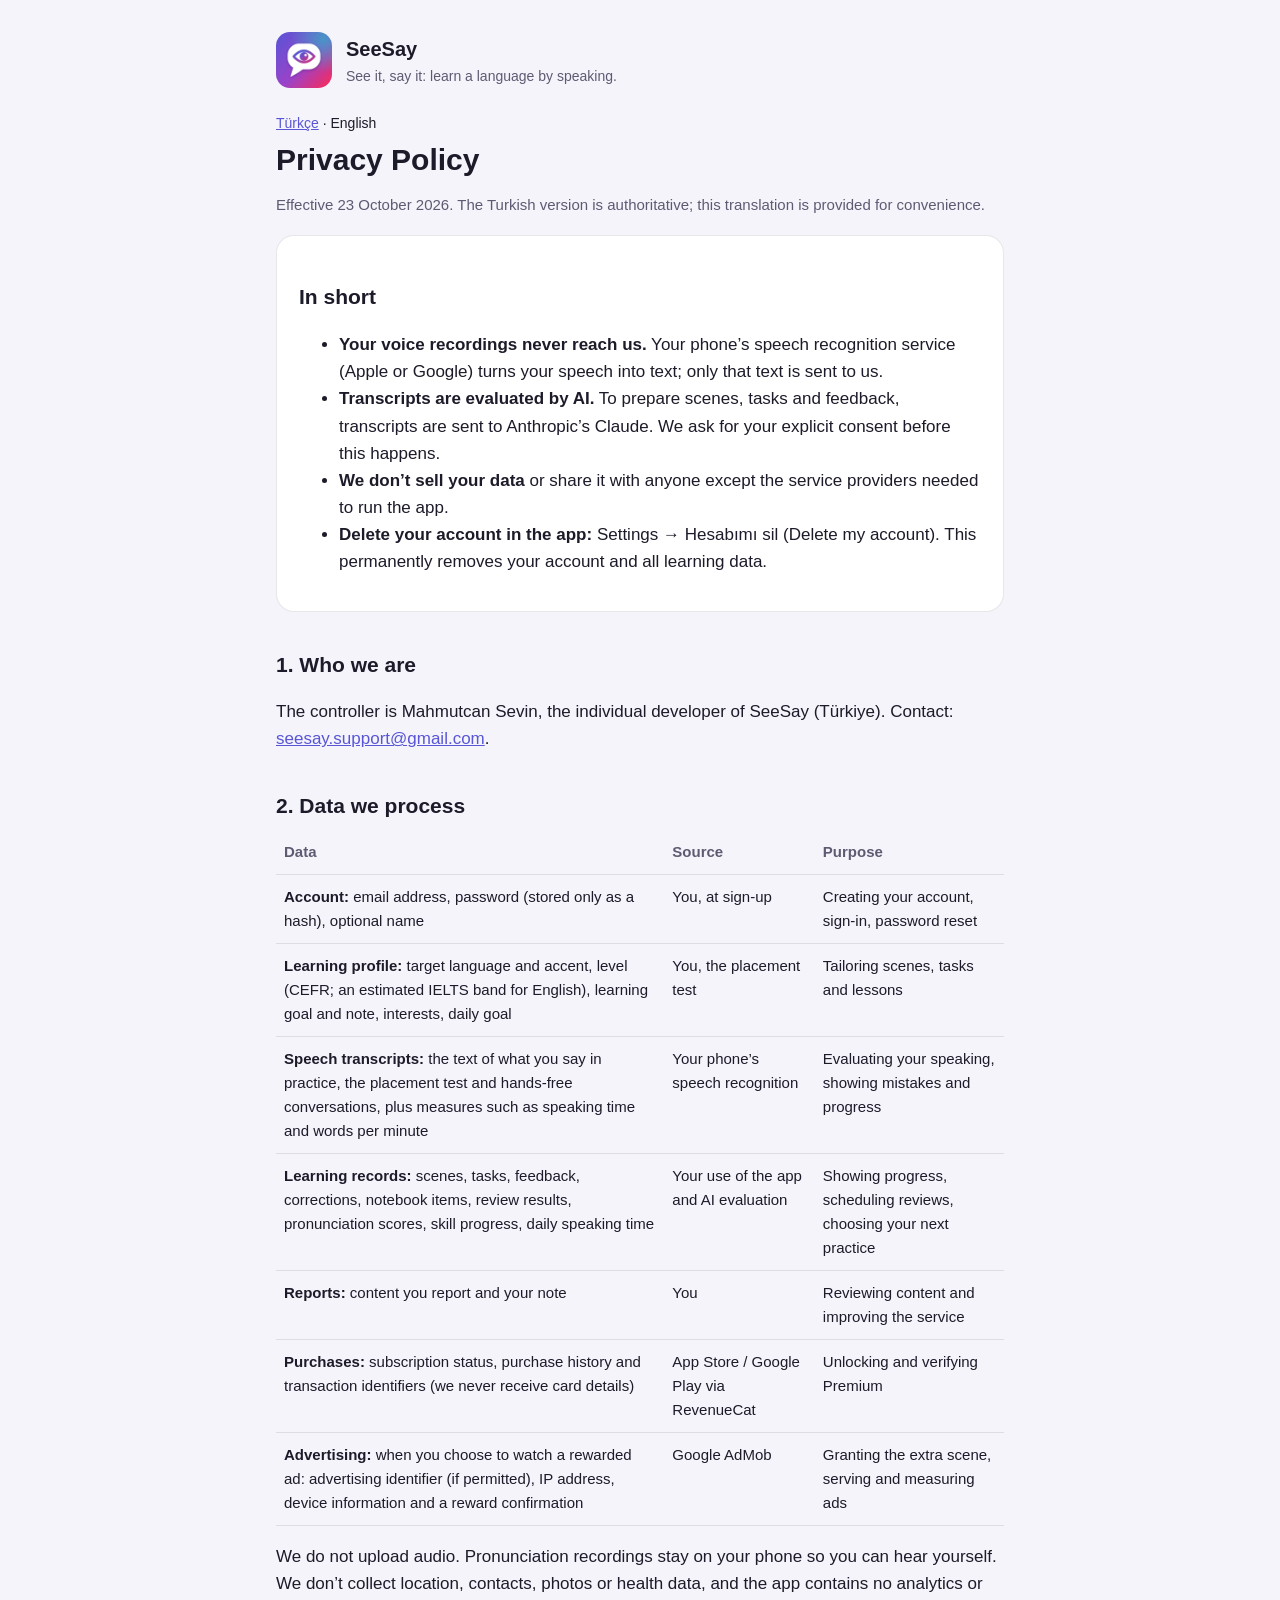
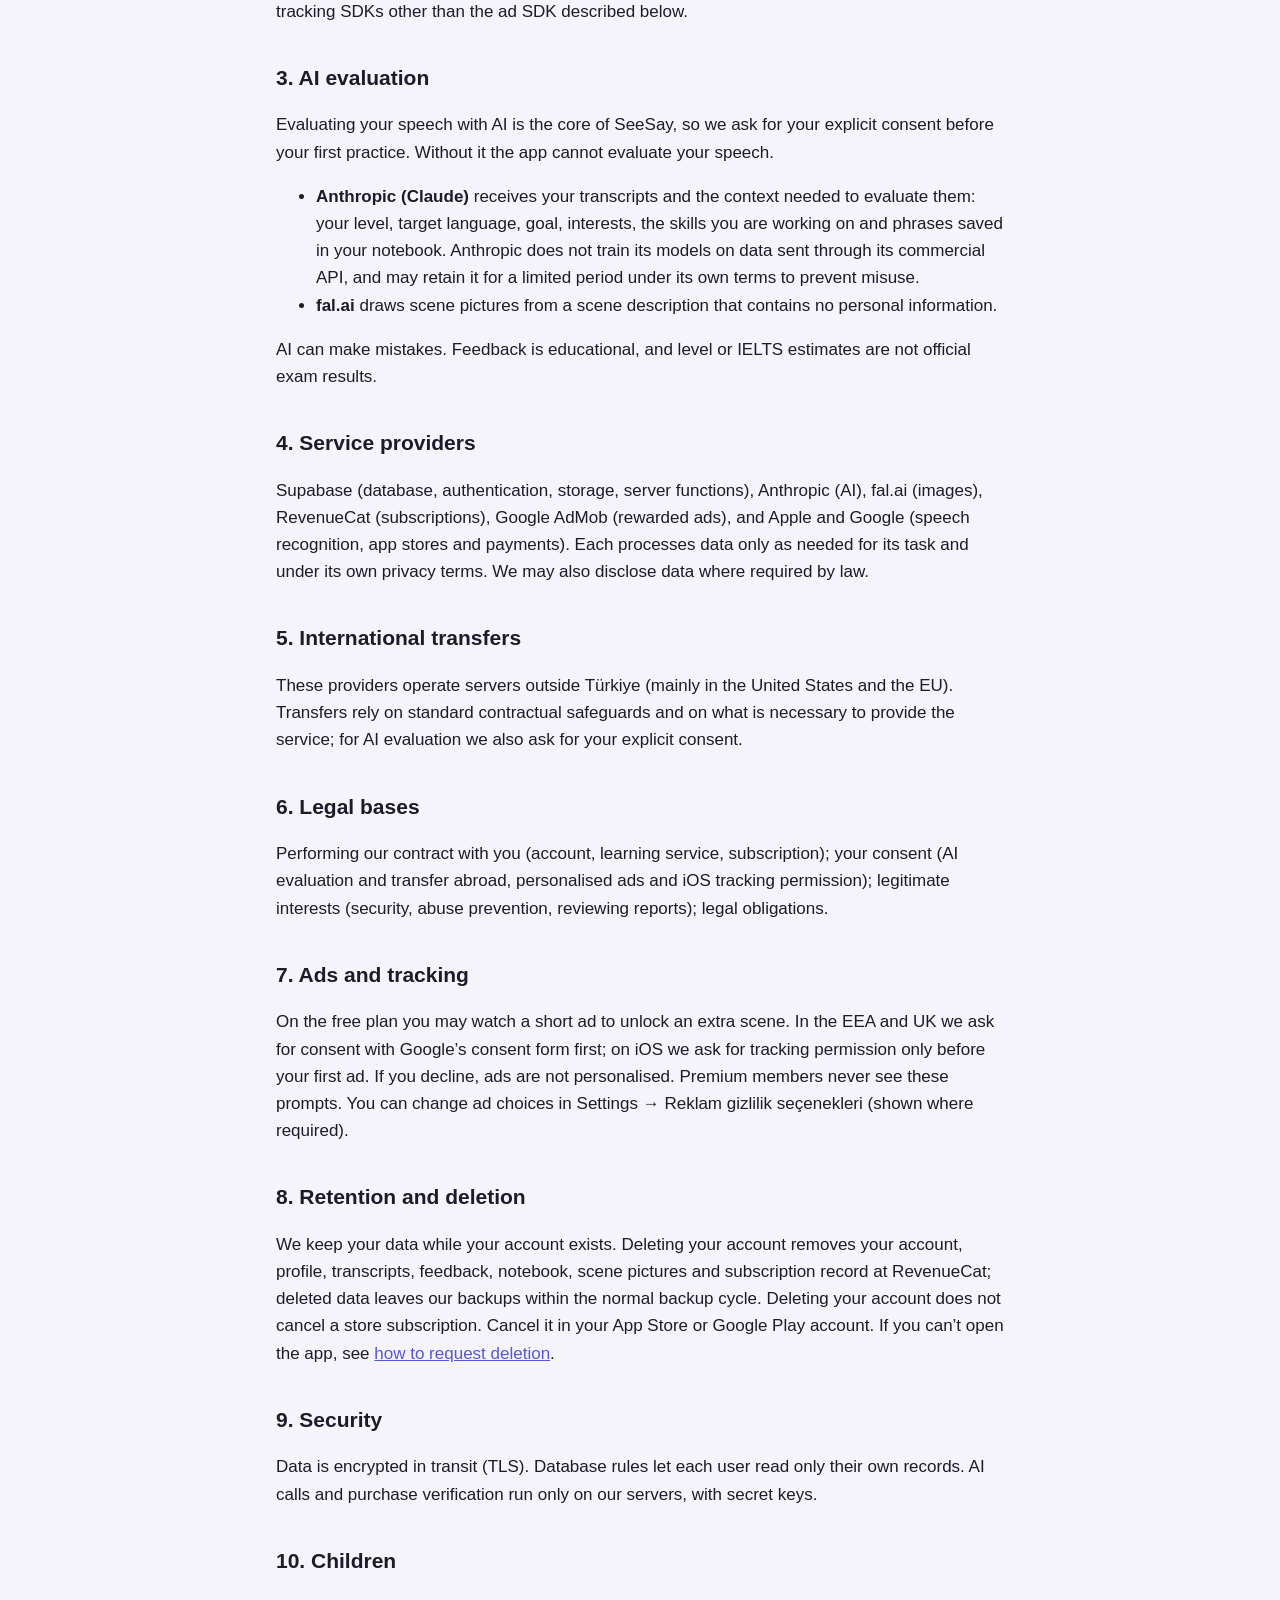
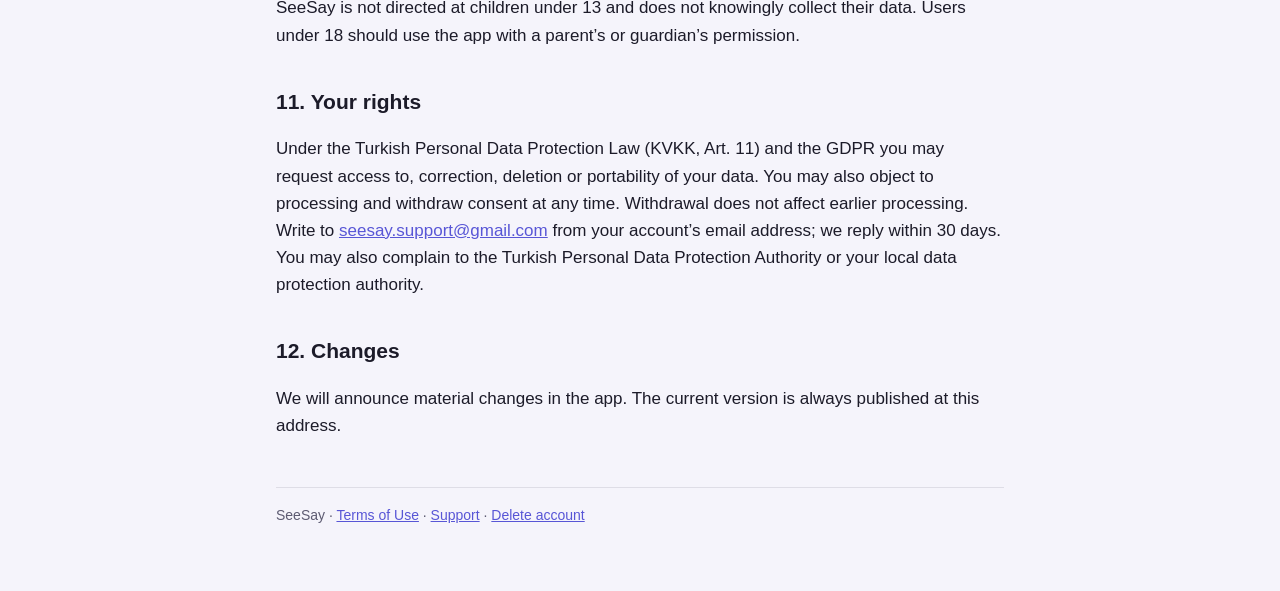
<file: seesay/privacy.html>
<!doctype html>
<html lang="en">
<head>
<meta charset="utf-8">
<meta name="viewport" content="width=device-width, initial-scale=1">
<title>Privacy Policy · SeeSay</title>
<link rel="stylesheet" href="style.css">
</head>
<body>
<main>
<header>
  <img src="icon.png" alt="">
  <div><div class="brand">SeeSay</div><div class="sub">See it, say it: learn a language by speaking.</div></div>
</header>
<nav class="lang"><a href="gizlilik.html">Türkçe</a> · English</nav>
<h1>Privacy Policy</h1>
<p class="muted">Effective 23 October 2026. The Turkish version is authoritative; this translation is provided for convenience.</p>

<section class="card">
<h2>In short</h2>
<ul>
  <li><strong>Your voice recordings never reach us.</strong> Your phone’s speech recognition service (Apple or Google) turns your speech into text; only that text is sent to us.</li>
  <li><strong>Transcripts are evaluated by AI.</strong> To prepare scenes, tasks and feedback, transcripts are sent to Anthropic’s Claude. We ask for your explicit consent before this happens.</li>
  <li><strong>We don’t sell your data</strong> or share it with anyone except the service providers needed to run the app.</li>
  <li><strong>Delete your account in the app:</strong> Settings → Hesabımı sil (Delete my account). This permanently removes your account and all learning data.</li>
</ul>
</section>

<h2>1. Who we are</h2>
<p>The controller is Mahmutcan Sevin, the individual developer of SeeSay (Türkiye). Contact: <a href="mailto:seesay.support@gmail.com">seesay.support@gmail.com</a>.</p>

<h2>2. Data we process</h2>
<div class="table-wrap">
<table>
<tr><th>Data</th><th>Source</th><th>Purpose</th></tr>
<tr><td><strong>Account:</strong> email address, password (stored only as a hash), optional name</td><td>You, at sign-up</td><td>Creating your account, sign-in, password reset</td></tr>
<tr><td><strong>Learning profile:</strong> target language and accent, level (CEFR; an estimated IELTS band for English), learning goal and note, interests, daily goal</td><td>You, the placement test</td><td>Tailoring scenes, tasks and lessons</td></tr>
<tr><td><strong>Speech transcripts:</strong> the text of what you say in practice, the placement test and hands-free conversations, plus measures such as speaking time and words per minute</td><td>Your phone’s speech recognition</td><td>Evaluating your speaking, showing mistakes and progress</td></tr>
<tr><td><strong>Learning records:</strong> scenes, tasks, feedback, corrections, notebook items, review results, pronunciation scores, skill progress, daily speaking time</td><td>Your use of the app and AI evaluation</td><td>Showing progress, scheduling reviews, choosing your next practice</td></tr>
<tr><td><strong>Reports:</strong> content you report and your note</td><td>You</td><td>Reviewing content and improving the service</td></tr>
<tr><td><strong>Purchases:</strong> subscription status, purchase history and transaction identifiers (we never receive card details)</td><td>App Store / Google Play via RevenueCat</td><td>Unlocking and verifying Premium</td></tr>
<tr><td><strong>Advertising:</strong> when you choose to watch a rewarded ad: advertising identifier (if permitted), IP address, device information and a reward confirmation</td><td>Google AdMob</td><td>Granting the extra scene, serving and measuring ads</td></tr>
</table>
</div>
<p>We do not upload audio. Pronunciation recordings stay on your phone so you can hear yourself. We don’t collect location, contacts, photos or health data, and the app contains no analytics or tracking SDKs other than the ad SDK described below.</p>

<h2>3. AI evaluation</h2>
<p>Evaluating your speech with AI is the core of SeeSay, so we ask for your explicit consent before your first practice. Without it the app cannot evaluate your speech.</p>
<ul>
  <li><strong>Anthropic (Claude)</strong> receives your transcripts and the context needed to evaluate them: your level, target language, goal, interests, the skills you are working on and phrases saved in your notebook. Anthropic does not train its models on data sent through its commercial API, and may retain it for a limited period under its own terms to prevent misuse.</li>
  <li><strong>fal.ai</strong> draws scene pictures from a scene description that contains no personal information.</li>
</ul>
<p>AI can make mistakes. Feedback is educational, and level or IELTS estimates are not official exam results.</p>

<h2>4. Service providers</h2>
<p>Supabase (database, authentication, storage, server functions), Anthropic (AI), fal.ai (images), RevenueCat (subscriptions), Google AdMob (rewarded ads), and Apple and Google (speech recognition, app stores and payments). Each processes data only as needed for its task and under its own privacy terms. We may also disclose data where required by law.</p>

<h2>5. International transfers</h2>
<p>These providers operate servers outside Türkiye (mainly in the United States and the EU). Transfers rely on standard contractual safeguards and on what is necessary to provide the service; for AI evaluation we also ask for your explicit consent.</p>

<h2>6. Legal bases</h2>
<p>Performing our contract with you (account, learning service, subscription); your consent (AI evaluation and transfer abroad, personalised ads and iOS tracking permission); legitimate interests (security, abuse prevention, reviewing reports); legal obligations.</p>

<h2>7. Ads and tracking</h2>
<p>On the free plan you may watch a short ad to unlock an extra scene. In the EEA and UK we ask for consent with Google’s consent form first; on iOS we ask for tracking permission only before your first ad. If you decline, ads are not personalised. Premium members never see these prompts. You can change ad choices in Settings → Reklam gizlilik seçenekleri (shown where required).</p>

<h2>8. Retention and deletion</h2>
<p>We keep your data while your account exists. Deleting your account removes your account, profile, transcripts, feedback, notebook, scene pictures and subscription record at RevenueCat; deleted data leaves our backups within the normal backup cycle. Deleting your account does not cancel a store subscription. Cancel it in your App Store or Google Play account. If you can’t open the app, see <a href="delete-account.html">how to request deletion</a>.</p>

<h2>9. Security</h2>
<p>Data is encrypted in transit (TLS). Database rules let each user read only their own records. AI calls and purchase verification run only on our servers, with secret keys.</p>

<h2>10. Children</h2>
<p>SeeSay is not directed at children under 13 and does not knowingly collect their data. Users under 18 should use the app with a parent’s or guardian’s permission.</p>

<h2>11. Your rights</h2>
<p>Under the Turkish Personal Data Protection Law (KVKK, Art. 11) and the GDPR you may request access to, correction, deletion or portability of your data. You may also object to processing and withdraw consent at any time. Withdrawal does not affect earlier processing. Write to <a href="mailto:seesay.support@gmail.com">seesay.support@gmail.com</a> from your account’s email address; we reply within 30 days. You may also complain to the Turkish Personal Data Protection Authority or your local data protection authority.</p>

<h2>12. Changes</h2>
<p>We will announce material changes in the app. The current version is always published at this address.</p>

<footer>SeeSay · <a href="terms.html">Terms of Use</a> · <a href="destek.html">Support</a> · <a href="delete-account.html">Delete account</a></footer>
</main>
</body>
</html>
</file>
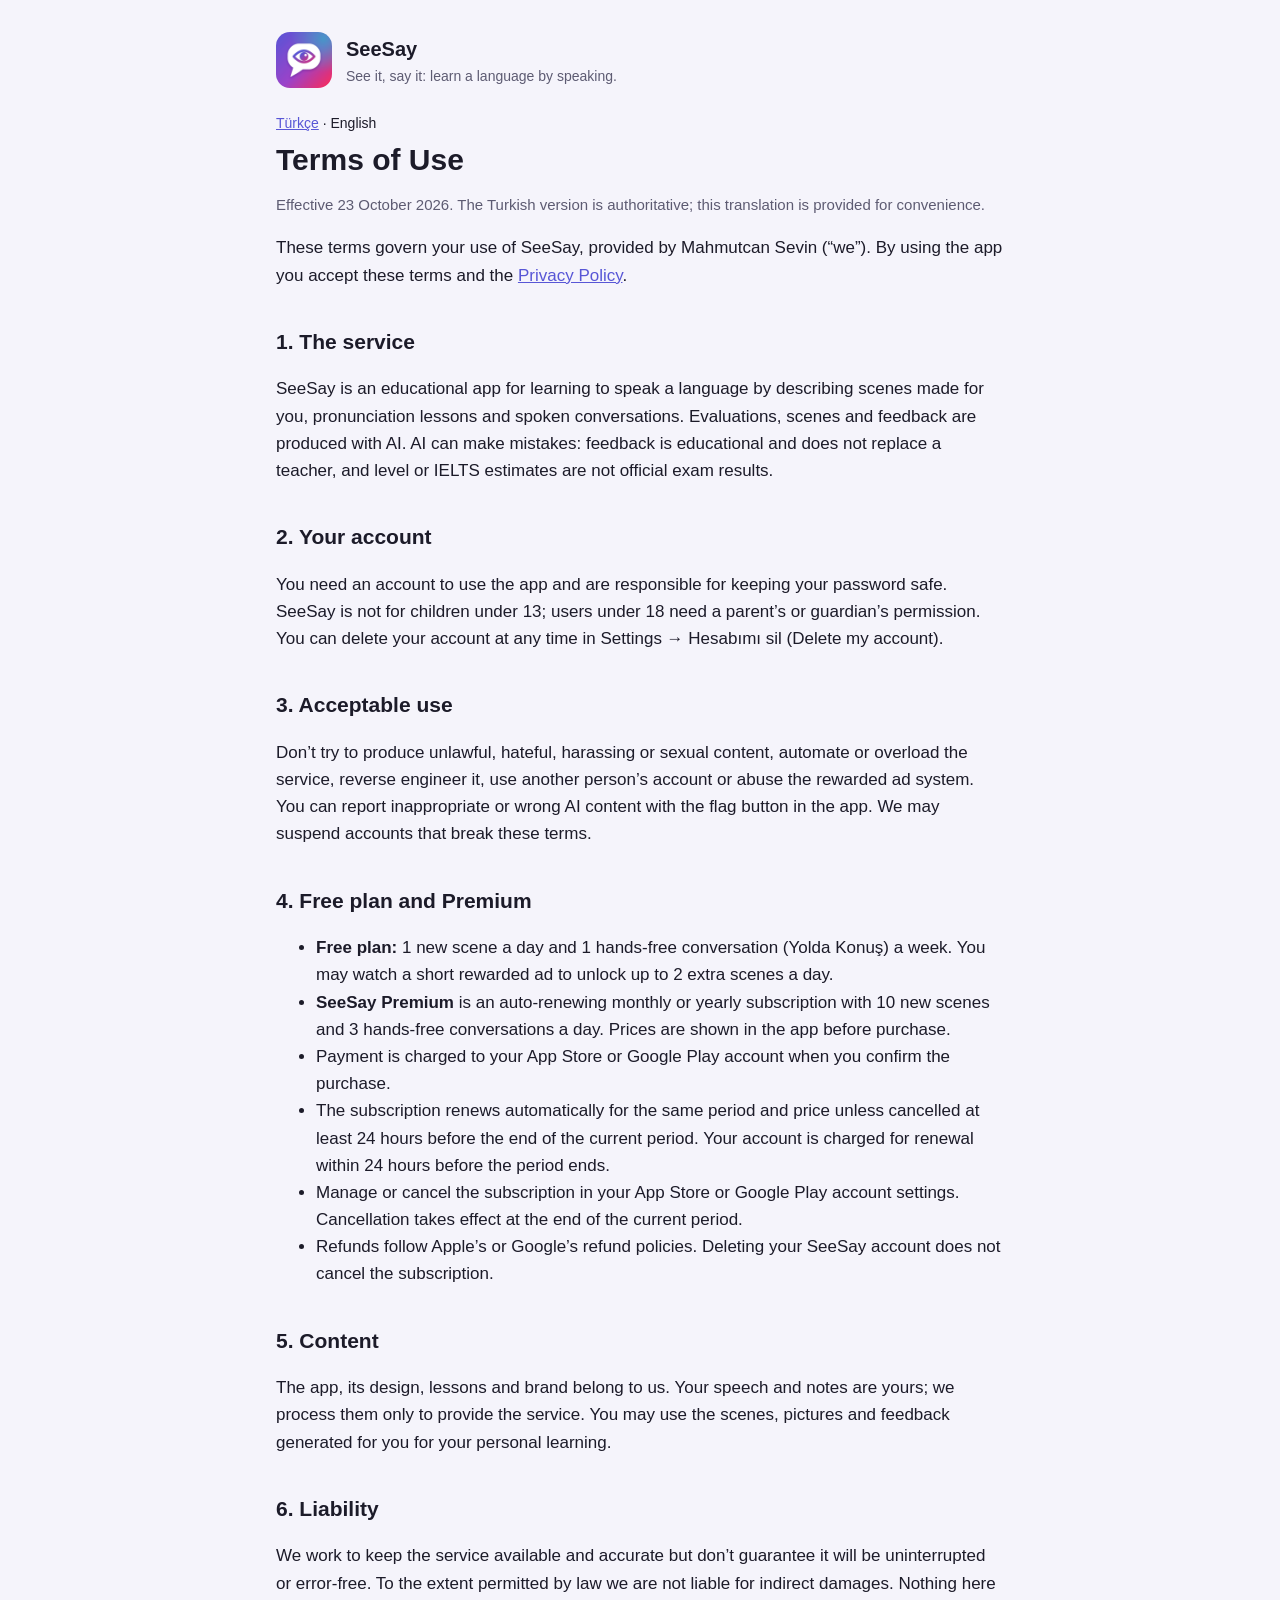
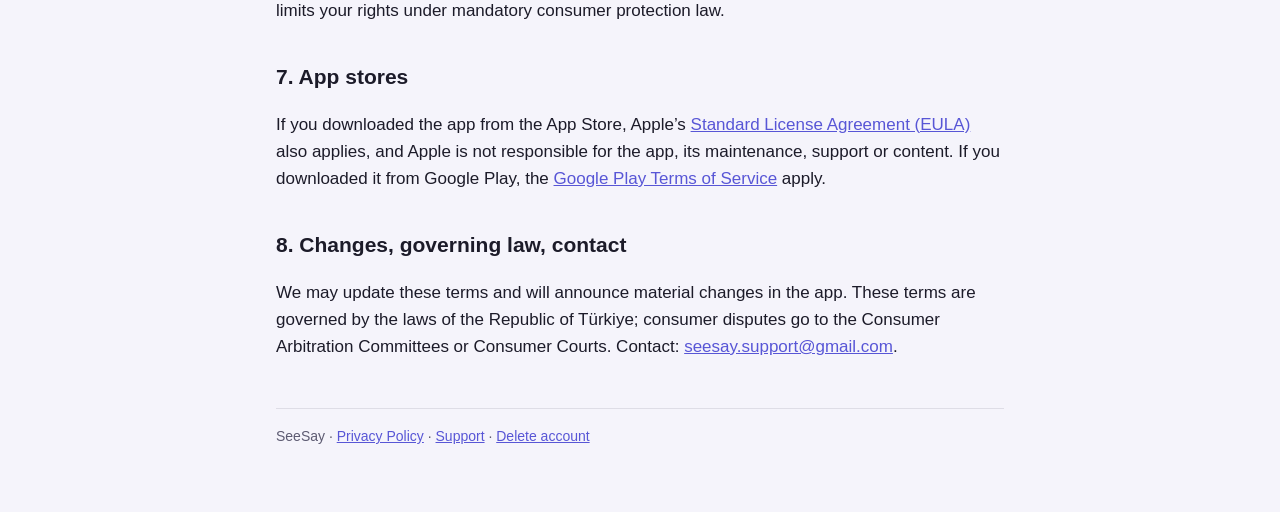
<file: seesay/terms.html>
<!doctype html>
<html lang="en">
<head>
<meta charset="utf-8">
<meta name="viewport" content="width=device-width, initial-scale=1">
<title>Terms of Use · SeeSay</title>
<link rel="stylesheet" href="style.css">
</head>
<body>
<main>
<header>
  <img src="icon.png" alt="">
  <div><div class="brand">SeeSay</div><div class="sub">See it, say it: learn a language by speaking.</div></div>
</header>
<nav class="lang"><a href="kosullar.html">Türkçe</a> · English</nav>
<h1>Terms of Use</h1>
<p class="muted">Effective 23 October 2026. The Turkish version is authoritative; this translation is provided for convenience.</p>

<p>These terms govern your use of SeeSay, provided by Mahmutcan Sevin (“we”). By using the app you accept these terms and the <a href="privacy.html">Privacy Policy</a>.</p>

<h2>1. The service</h2>
<p>SeeSay is an educational app for learning to speak a language by describing scenes made for you, pronunciation lessons and spoken conversations. Evaluations, scenes and feedback are produced with AI. AI can make mistakes: feedback is educational and does not replace a teacher, and level or IELTS estimates are not official exam results.</p>

<h2>2. Your account</h2>
<p>You need an account to use the app and are responsible for keeping your password safe. SeeSay is not for children under 13; users under 18 need a parent’s or guardian’s permission. You can delete your account at any time in Settings → Hesabımı sil (Delete my account).</p>

<h2>3. Acceptable use</h2>
<p>Don’t try to produce unlawful, hateful, harassing or sexual content, automate or overload the service, reverse engineer it, use another person’s account or abuse the rewarded ad system. You can report inappropriate or wrong AI content with the flag button in the app. We may suspend accounts that break these terms.</p>

<h2>4. Free plan and Premium</h2>
<ul>
  <li><strong>Free plan:</strong> 1 new scene a day and 1 hands-free conversation (Yolda Konuş) a week. You may watch a short rewarded ad to unlock up to 2 extra scenes a day.</li>
  <li><strong>SeeSay Premium</strong> is an auto-renewing monthly or yearly subscription with 10 new scenes and 3 hands-free conversations a day. Prices are shown in the app before purchase.</li>
  <li>Payment is charged to your App Store or Google Play account when you confirm the purchase.</li>
  <li>The subscription renews automatically for the same period and price unless cancelled at least 24 hours before the end of the current period. Your account is charged for renewal within 24 hours before the period ends.</li>
  <li>Manage or cancel the subscription in your App Store or Google Play account settings. Cancellation takes effect at the end of the current period.</li>
  <li>Refunds follow Apple’s or Google’s refund policies. Deleting your SeeSay account does not cancel the subscription.</li>
</ul>

<h2>5. Content</h2>
<p>The app, its design, lessons and brand belong to us. Your speech and notes are yours; we process them only to provide the service. You may use the scenes, pictures and feedback generated for you for your personal learning.</p>

<h2>6. Liability</h2>
<p>We work to keep the service available and accurate but don’t guarantee it will be uninterrupted or error-free. To the extent permitted by law we are not liable for indirect damages. Nothing here limits your rights under mandatory consumer protection law.</p>

<h2>7. App stores</h2>
<p>If you downloaded the app from the App Store, Apple’s <a href="https://www.apple.com/legal/internet-services/itunes/dev/stdeula/">Standard License Agreement (EULA)</a> also applies, and Apple is not responsible for the app, its maintenance, support or content. If you downloaded it from Google Play, the <a href="https://play.google.com/about/play-terms/">Google Play Terms of Service</a> apply.</p>

<h2>8. Changes, governing law, contact</h2>
<p>We may update these terms and will announce material changes in the app. These terms are governed by the laws of the Republic of Türkiye; consumer disputes go to the Consumer Arbitration Committees or Consumer Courts. Contact: <a href="mailto:seesay.support@gmail.com">seesay.support@gmail.com</a>.</p>

<footer>SeeSay · <a href="privacy.html">Privacy Policy</a> · <a href="destek.html">Support</a> · <a href="delete-account.html">Delete account</a></footer>
</main>
</body>
</html>
</file>
<file: astroj/style.css>
:root {
  --bg: #f4f3f0;
  --card: #ffffff;
  --text: #1c1b19;
  --muted: #6b6862;
  --border: rgba(28, 27, 25, 0.12);
  color-scheme: light dark;
}

@media (prefers-color-scheme: dark) {
  :root {
    --bg: #0b0b0e;
    --card: #18181c;
    --text: #efede8;
    --muted: #a19e97;
    --border: rgba(239, 237, 232, 0.14);
  }
}

* {
  box-sizing: border-box;
}

body {
  margin: 0;
  background: var(--bg);
  color: var(--text);
  font: 17px/1.6 -apple-system, BlinkMacSystemFont, 'Segoe UI', Roboto, Helvetica, Arial, sans-serif;
}

main {
  max-width: 720px;
  margin: 0 auto;
  padding: 48px 16px 80px;
}

header {
  display: flex;
  align-items: center;
  gap: 14px;
  margin-bottom: 8px;
}

header img {
  width: 56px;
  height: 56px;
  border-radius: 14px;
}

h1 {
  font-size: 34px;
  line-height: 1.15;
  letter-spacing: -0.02em;
  margin: 24px 0 8px;
}

h2 {
  font-size: 21px;
  margin: 36px 0 8px;
}

h3 {
  font-size: 17px;
  margin: 24px 0 4px;
}

p,
li {
  color: var(--text);
}

.muted,
.meta {
  color: var(--muted);
}

.meta {
  font-size: 14px;
}

.summary {
  background: var(--card);
  border: 1px solid var(--border);
  border-radius: 20px;
  padding: 18px 20px;
  margin: 20px 0;
}

nav.lang {
  display: flex;
  gap: 16px;
  font-size: 15px;
  margin: 12px 0 0;
}

a {
  color: inherit;
  text-underline-offset: 3px;
}

hr {
  border: 0;
  border-top: 1px solid var(--border);
  margin: 56px 0;
}

table {
  width: 100%;
  border-collapse: collapse;
  font-size: 15px;
}

th,
td {
  text-align: left;
  vertical-align: top;
  padding: 10px 8px;
  border-bottom: 1px solid var(--border);
}

footer {
  margin-top: 56px;
  font-size: 14px;
  color: var(--muted);
}
</file>
<file: seesay/style.css>
:root {
  --bg: #f5f4fb;
  --card: #ffffff;
  --text: #1c1b29;
  --muted: #5d5b72;
  --tint: #5856d6;
  --line: rgba(28, 27, 41, 0.1);
  --note: #fff4d6;
}
@media (prefers-color-scheme: dark) {
  :root {
    --bg: #0b0a14;
    --card: #17162a;
    --text: #f1f0fa;
    --muted: #a9a7c2;
    --tint: #8f8cff;
    --line: rgba(241, 240, 250, 0.12);
    --note: #3a3220;
  }
}
* { box-sizing: border-box; }
body {
  margin: 0;
  background: var(--bg);
  color: var(--text);
  font: 17px/1.6 -apple-system, BlinkMacSystemFont, 'Segoe UI', Roboto, 'Helvetica Neue', Arial, sans-serif;
}
main { max-width: 760px; margin: 0 auto; padding: 32px 16px 64px; }
header { display: flex; align-items: center; gap: 14px; margin-bottom: 24px; }
header img { width: 56px; height: 56px; border-radius: 14px; }
header .brand { font-weight: 700; font-size: 20px; }
header .sub { color: var(--muted); font-size: 14px; }
h1 { font-size: 30px; line-height: 1.2; margin: 0 0 6px; }
h2 { font-size: 21px; margin: 36px 0 8px; }
h3 { font-size: 17px; margin: 22px 0 4px; }
p, li { color: var(--text); }
.muted { color: var(--muted); font-size: 15px; }
a { color: var(--tint); }
section.card { background: var(--card); border: 1px solid var(--line); border-radius: 18px; padding: 8px 22px 18px; margin: 18px 0; }
table { width: 100%; border-collapse: collapse; font-size: 15px; }
th, td { text-align: left; vertical-align: top; padding: 10px 8px; border-bottom: 1px solid var(--line); }
th { color: var(--muted); font-weight: 600; }
.table-wrap { overflow-x: auto; }
.placeholder { background: var(--note); border-radius: 6px; padding: 0 4px; }
nav.lang { font-size: 14px; margin-bottom: 8px; }
ol.steps li { margin-bottom: 6px; }
footer { margin-top: 48px; color: var(--muted); font-size: 14px; border-top: 1px solid var(--line); padding-top: 16px; }
</file>
